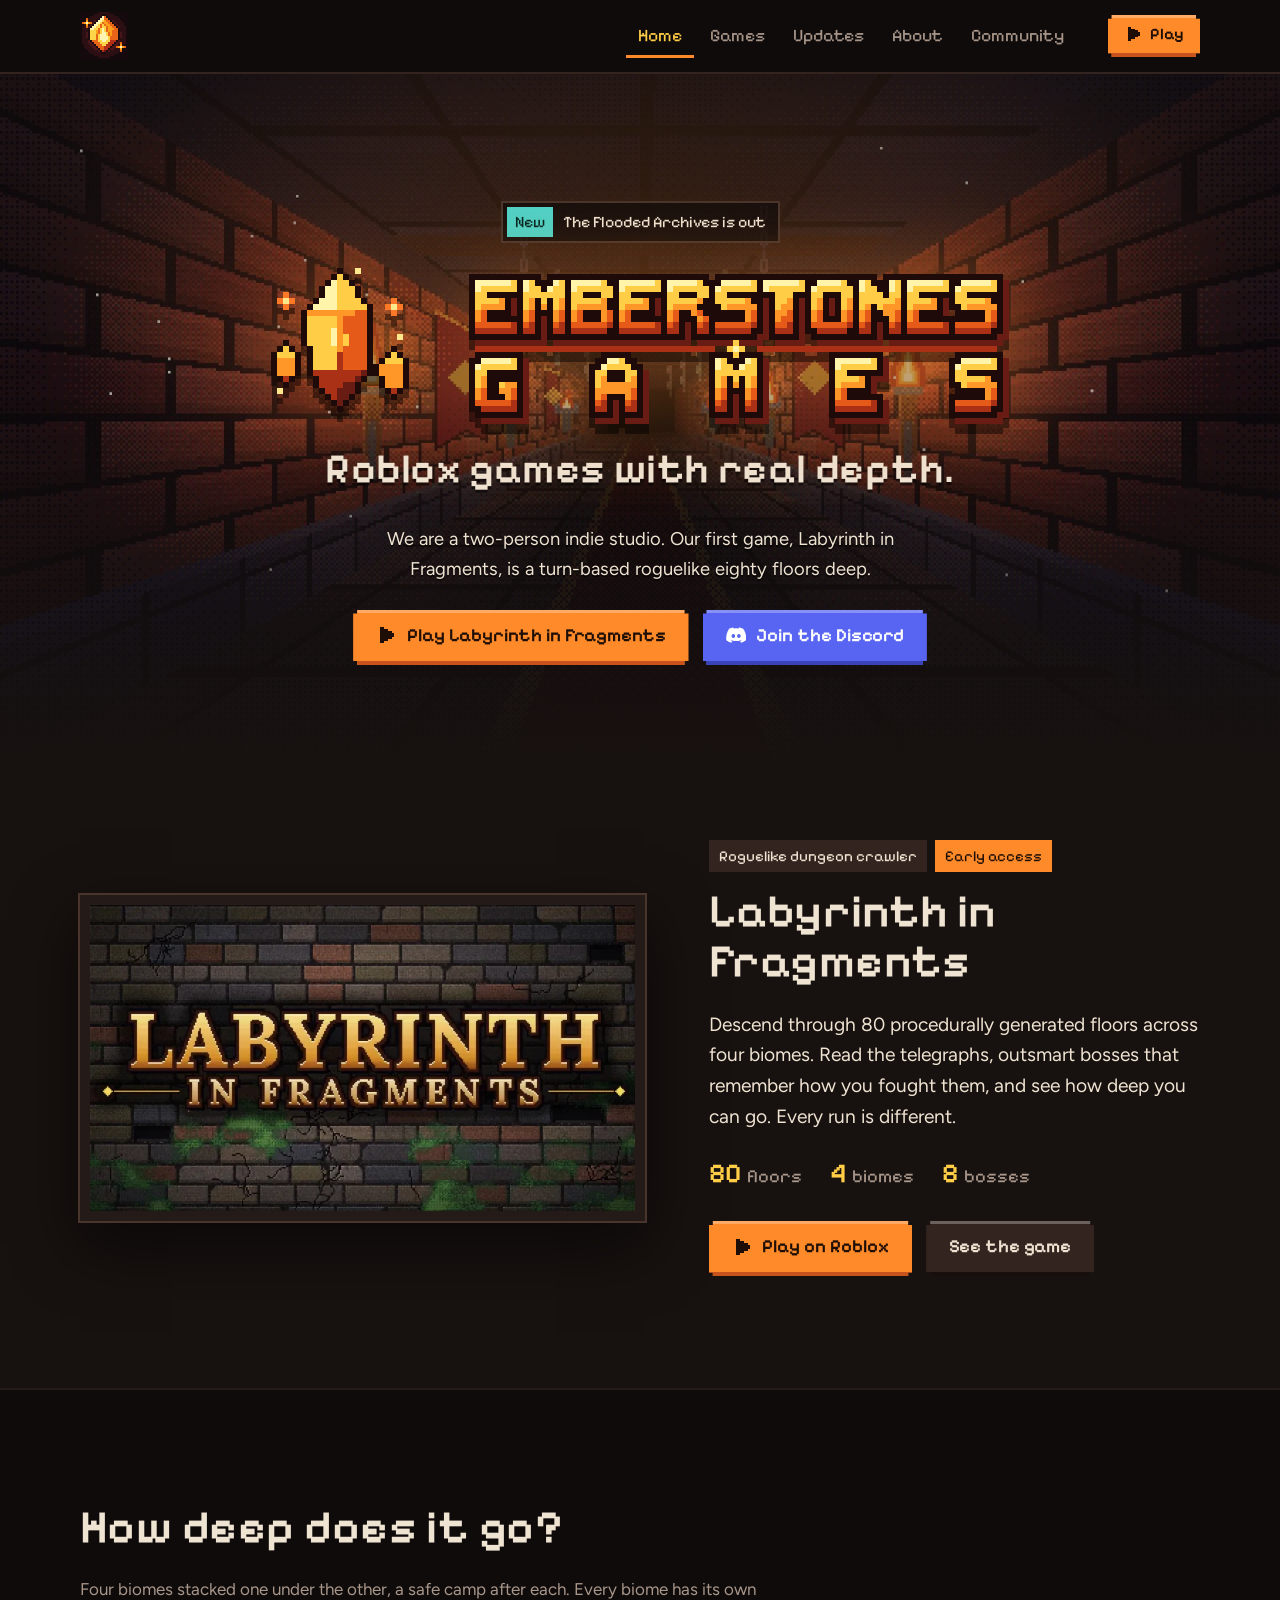
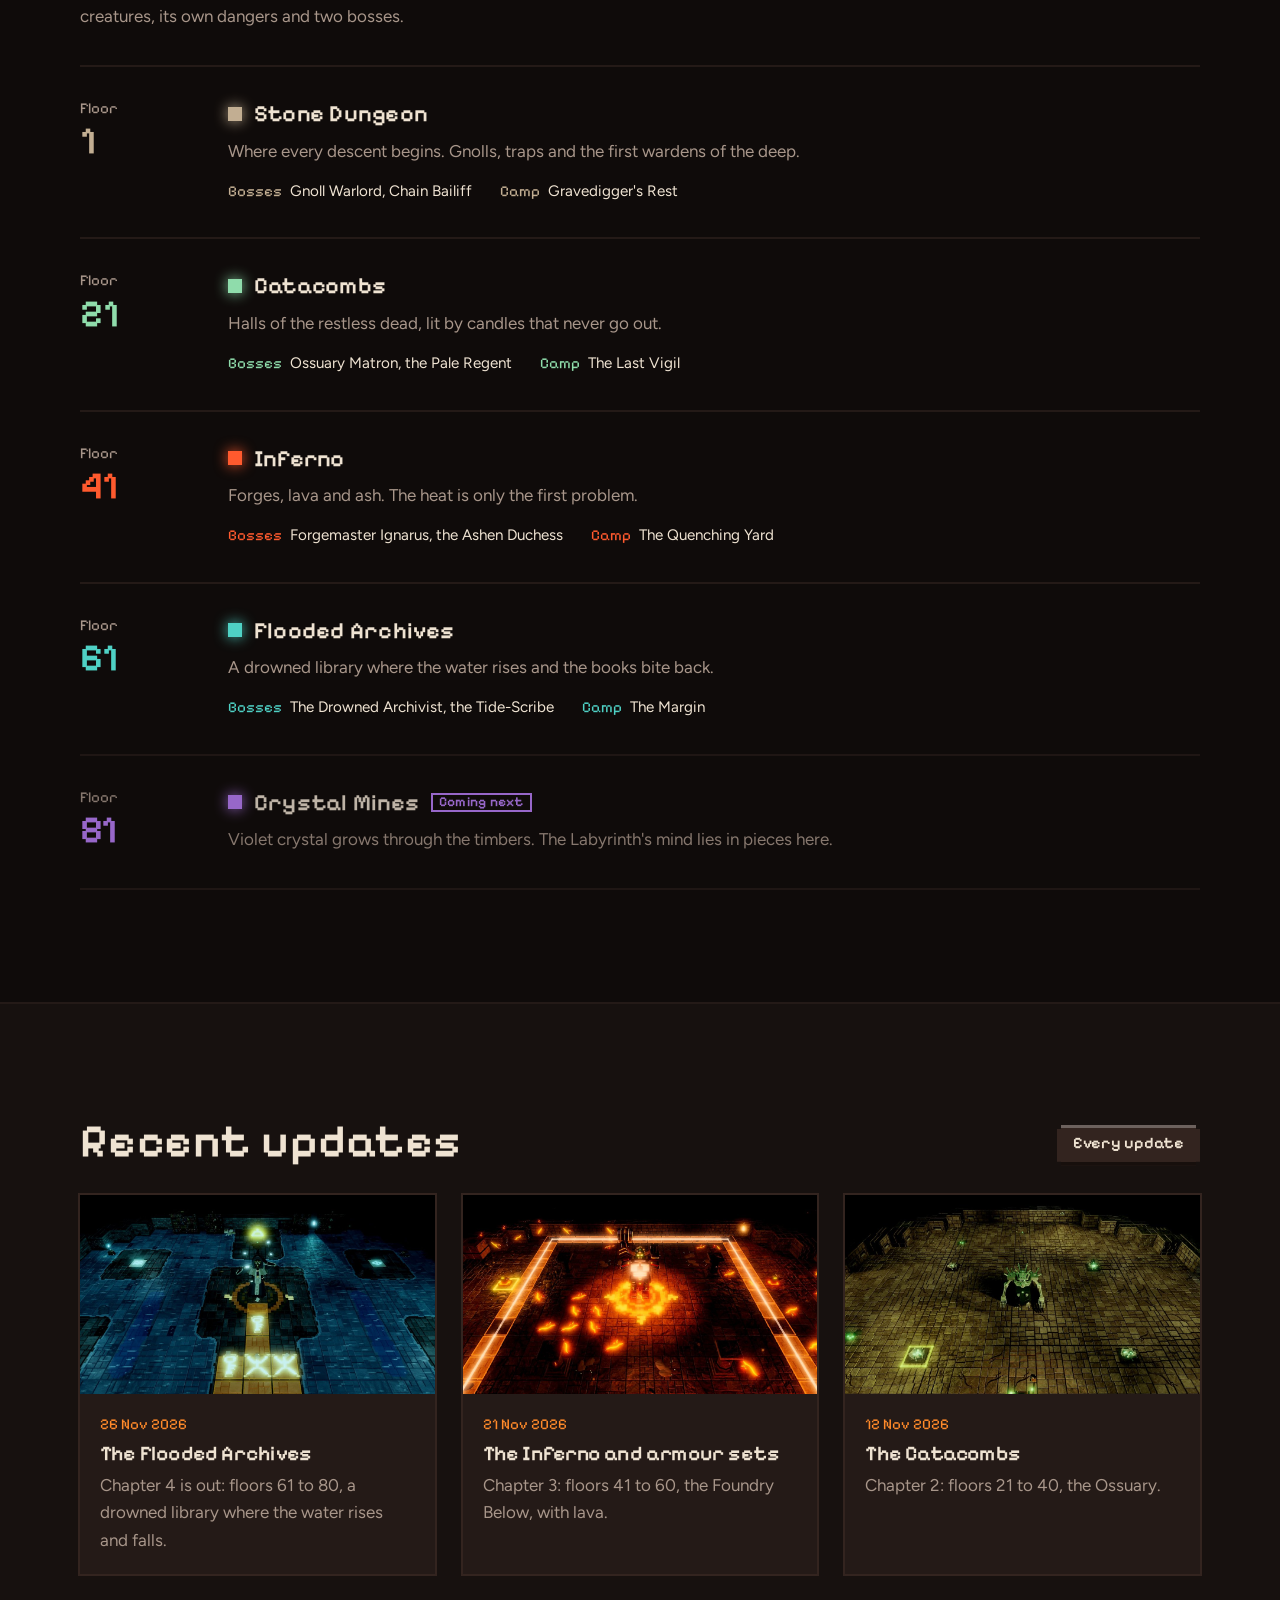
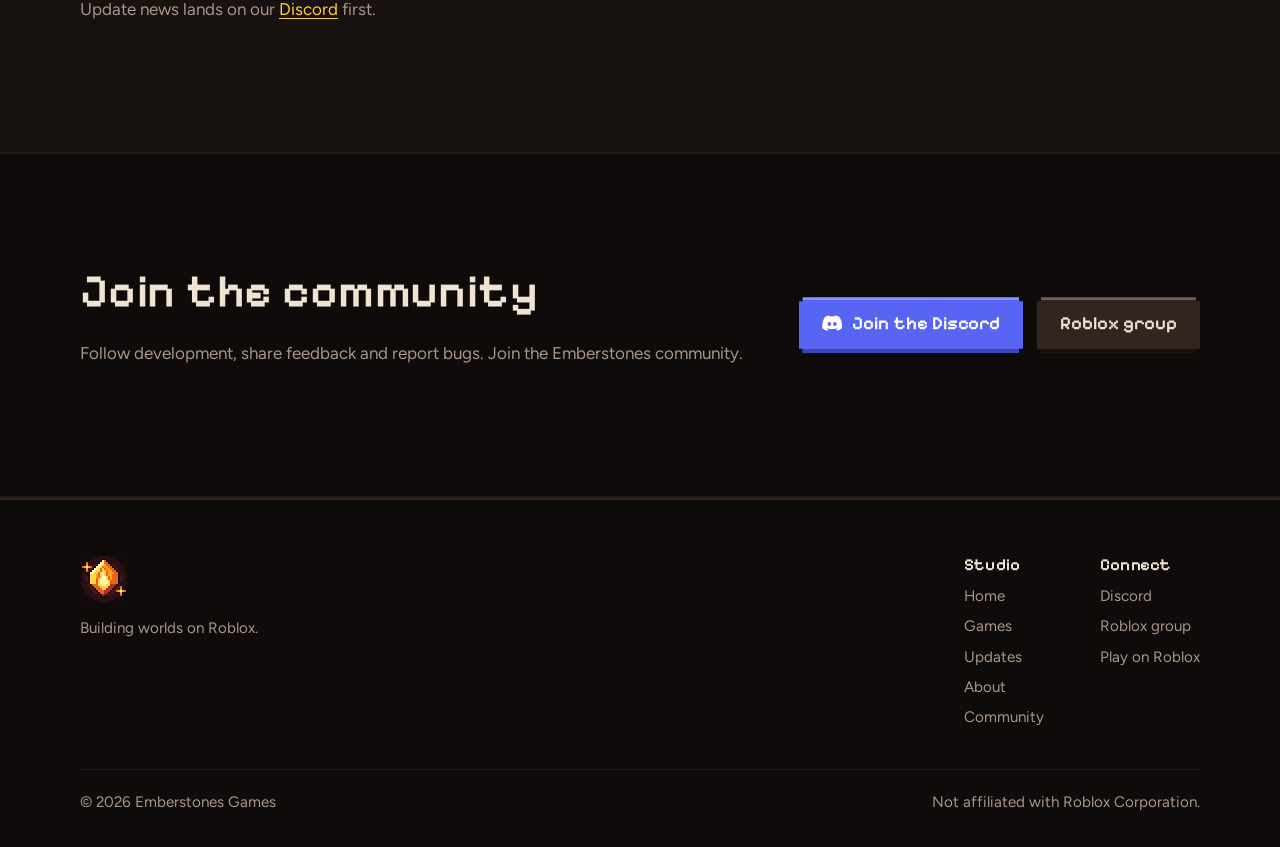
<file: index.html>
<!DOCTYPE html>
<html lang="en">
<head>
<meta charset="utf-8">
<meta name="viewport" content="width=device-width, initial-scale=1">
<title>Emberstones Games</title>
<meta name="description" content="Emberstones Games is a two-person indie studio making Roblox games with real depth. Our first: Labyrinth in Fragments, a turn-based roguelike.">
<link rel="canonical" href="https://emberstones.co/">
<meta property="og:type" content="website">
<meta property="og:site_name" content="Emberstones Games">
<meta property="og:title" content="Emberstones Games">
<meta property="og:description" content="Emberstones Games is a two-person indie studio making Roblox games with real depth. Our first: Labyrinth in Fragments, a turn-based roguelike.">
<meta property="og:url" content="https://emberstones.co/">
<meta property="og:image" content="https://emberstones.co/og-image.jpg">
<meta name="twitter:card" content="summary_large_image">
<meta name="theme-color" content="#17110f">
<link rel="icon" type="image/png" sizes="48x48" href="favicon-48.png">
<link rel="apple-touch-icon" href="apple-touch-icon.png">
<link rel="preconnect" href="https://fonts.googleapis.com">
<link rel="preconnect" href="https://fonts.gstatic.com" crossorigin>
<link href="https://fonts.googleapis.com/css2?family=Figtree:wght@400;500;600&family=Pixelify+Sans:wght@500;600&display=swap" rel="stylesheet">
<link rel="stylesheet" href="site.css?v=20261126c">
</head>
<body>
<a class="skip" href="#main">Skip to content</a>
<header class="site-header">
  <div class="wrap">
    <a class="brand" href="index.html" aria-label="Emberstones Games home"><img class="pixelated brand-icon" src="favicon-48.png" width="48" height="48" alt="Emberstones Games"></a>
    <button class="menu-btn" aria-expanded="false" aria-controls="site-nav" aria-label="Menu">
      <svg viewBox="0 0 10 10" fill="currentColor" shape-rendering="crispEdges" aria-hidden="true"><rect x="1" y="2" width="8" height="1"/><rect x="1" y="5" width="8" height="1"/><rect x="1" y="8" width="8" height="1"/></svg>
    </button>
    <nav class="nav" id="site-nav" aria-label="Main">
      <a href="index.html" aria-current="page">Home</a><a href="games.html">Games</a><a href="updates.html">Updates</a><a href="about.html">About</a><a href="community.html">Community</a>
      <a class="btn btn--small" href="https://www.roblox.com/games/132090683674469/Fragmented-Labyrinth" target="_blank" rel="noopener"><svg viewBox="0 0 10 10" aria-hidden="true" fill="currentColor" shape-rendering="crispEdges"><rect x="2" y="1" width="2" height="8"/><rect x="4" y="2" width="2" height="6"/><rect x="6" y="3" width="2" height="4"/><rect x="8" y="4" width="1" height="2"/></svg>Play</a>
    </nav>
    <a class="btn btn--small" href="https://www.roblox.com/games/132090683674469/Fragmented-Labyrinth" target="_blank" rel="noopener"><svg viewBox="0 0 10 10" aria-hidden="true" fill="currentColor" shape-rendering="crispEdges"><rect x="2" y="1" width="2" height="8"/><rect x="4" y="2" width="2" height="6"/><rect x="6" y="3" width="2" height="4"/><rect x="8" y="4" width="1" height="2"/></svg>Play</a>
  </div>
</header>
<main id="main">

<section class="hero-home">
  <div class="embers" aria-hidden="true"></div>
  <div class="wrap">
    <a class="news-pill" href="updates.html#the-flooded-archives"><span>New</span>The Flooded Archives is out</a>
    <img class="hero-logo pixelated" src="logo-mark.png" width="123" height="26" alt="Emberstones Games">
    <h1>Roblox games with real depth.</h1>
    <p class="hero-sub">We are a two-person indie studio. Our first game, Labyrinth in Fragments, is a turn-based roguelike eighty floors deep.</p>
    <div class="btn-row"><a class="btn" href="https://www.roblox.com/games/132090683674469/Fragmented-Labyrinth" target="_blank" rel="noopener"><svg viewBox="0 0 10 10" aria-hidden="true" fill="currentColor" shape-rendering="crispEdges"><rect x="2" y="1" width="2" height="8"/><rect x="4" y="2" width="2" height="6"/><rect x="6" y="3" width="2" height="4"/><rect x="8" y="4" width="1" height="2"/></svg>Play Labyrinth in Fragments</a><a class="btn btn--discord" href="https://discord.gg/G7n3w4WbNe" target="_blank" rel="noopener"><svg viewBox="0 0 24 24" aria-hidden="true" fill="currentColor"><path d="M20.3 4.4A19.6 19.6 0 0 0 15.5 3l-.6 1.2a18 18 0 0 0-5.8 0L8.5 3a19.5 19.5 0 0 0-4.8 1.4C.6 9 0 13.6.3 18.1a19.8 19.8 0 0 0 6 3l1.3-2a12.6 12.6 0 0 1-2-1l.5-.4a14 14 0 0 0 12 0l.5.4c-.6.4-1.3.7-2 1l1.3 2a19.7 19.7 0 0 0 6-3c.4-5.2-.7-9.8-3.6-13.7ZM8.7 15.4c-1.2 0-2.1-1.1-2.1-2.4s.9-2.4 2.1-2.4 2.2 1.1 2.1 2.4c0 1.3-.9 2.4-2.1 2.4Zm6.6 0c-1.2 0-2.1-1.1-2.1-2.4s.9-2.4 2.1-2.4 2.2 1.1 2.1 2.4c0 1.3-.9 2.4-2.1 2.4Z"/></svg>Join the Discord</a></div>
  </div>
</section>

<section class="section">
  <div class="wrap feature">
    <a class="frame" href="games.html"><img src="labyrinth-cover.webp" width="768" height="432" alt="Labyrinth in Fragments title art: gold pixel letters on a mossy brick wall"></a>
    <div>
      <div class="tags"><span class="tag">Roguelike dungeon crawler</span><span class="tag tag--ea">Early access</span></div>
      <h2>Labyrinth in Fragments</h2>
      <p class="lede">Descend through 80 procedurally generated floors across four biomes. Read the telegraphs, outsmart bosses that remember how you fought them, and see how deep you can go. Every run is different.</p>
      <ul class="facts"><li><b>80</b>floors</li><li><b>4</b>biomes</li><li><b>8</b>bosses</li></ul>
      <div class="btn-row"><a class="btn" href="https://www.roblox.com/games/132090683674469/Fragmented-Labyrinth" target="_blank" rel="noopener"><svg viewBox="0 0 10 10" aria-hidden="true" fill="currentColor" shape-rendering="crispEdges"><rect x="2" y="1" width="2" height="8"/><rect x="4" y="2" width="2" height="6"/><rect x="6" y="3" width="2" height="4"/><rect x="8" y="4" width="1" height="2"/></svg>Play on Roblox</a><a class="btn btn--ghost" href="games.html">See the game</a></div>
    </div>
  </div>
</section>

<section class="section band">
  <div class="wrap">
    <h2>How deep does it go?</h2>
    <p class="muted">Four biomes stacked one under the other, a safe camp after each. Every biome has its own creatures, its own dangers and two bosses.</p>
    <div class="descent"><ol><li class="biome" data-biome="stone">
        <div class="depth"><small>Floor</small><span>1</span></div>
        <div><h3>Stone Dungeon</h3><p><span class="sr">Floors 1 to 20. </span>Where every descent begins. Gnolls, traps and the first wardens of the deep.</p>
          <dl class="biome-meta"><div><dt>Bosses</dt><dd>Gnoll Warlord, Chain Bailiff</dd></div><div><dt>Camp</dt><dd>Gravedigger's Rest</dd></div></dl></div>
      </li><li class="biome" data-biome="catacombs">
        <div class="depth"><small>Floor</small><span>21</span></div>
        <div><h3>Catacombs</h3><p><span class="sr">Floors 21 to 40. </span>Halls of the restless dead, lit by candles that never go out.</p>
          <dl class="biome-meta"><div><dt>Bosses</dt><dd>Ossuary Matron, the Pale Regent</dd></div><div><dt>Camp</dt><dd>The Last Vigil</dd></div></dl></div>
      </li><li class="biome" data-biome="inferno">
        <div class="depth"><small>Floor</small><span>41</span></div>
        <div><h3>Inferno</h3><p><span class="sr">Floors 41 to 60. </span>Forges, lava and ash. The heat is only the first problem.</p>
          <dl class="biome-meta"><div><dt>Bosses</dt><dd>Forgemaster Ignarus, the Ashen Duchess</dd></div><div><dt>Camp</dt><dd>The Quenching Yard</dd></div></dl></div>
      </li><li class="biome" data-biome="archives">
        <div class="depth"><small>Floor</small><span>61</span></div>
        <div><h3>Flooded Archives</h3><p><span class="sr">Floors 61 to 80. </span>A drowned library where the water rises and the books bite back.</p>
          <dl class="biome-meta"><div><dt>Bosses</dt><dd>The Drowned Archivist, the Tide-Scribe</dd></div><div><dt>Camp</dt><dd>The Margin</dd></div></dl></div>
      </li><li class="biome biome--next" data-biome="mines">
        <div class="depth"><small>Floor</small><span>81</span></div>
        <div><h3>Crystal Mines <span class="soon">Coming next</span></h3><p><span class="sr">Floors 81 to 100. </span>Violet crystal grows through the timbers. The Labyrinth's mind lies in pieces here.</p></div>
      </li></ol></div>
  </div>
</section>

<section class="section">
  <div class="wrap">
    <div class="section-head"><h2>Recent updates</h2><a class="btn btn--ghost btn--small" href="updates.html">Every update</a></div>
    <div class="updates"><a class="update" href="updates.html#the-flooded-archives"><img src="shot-archives.jpg" width="1200" height="675" loading="lazy" alt=""><div class="update-body"><time>26 Nov 2026</time><h3>The Flooded Archives</h3><p>Chapter 4 is out: floors 61 to 80, a drowned library where the water rises and falls.</p></div></a><a class="update" href="updates.html#the-inferno-and-armour-sets"><img src="shot-inferno.jpg" width="1200" height="675" loading="lazy" alt=""><div class="update-body"><time>21 Nov 2026</time><h3>The Inferno and armour sets</h3><p>Chapter 3: floors 41 to 60, the Foundry Below, with lava.</p></div></a><a class="update" href="updates.html#the-catacombs"><img src="shot-catacombs.jpg" width="1200" height="675" loading="lazy" alt=""><div class="update-body"><time>12 Nov 2026</time><h3>The Catacombs</h3><p>Chapter 2: floors 21 to 40, the Ossuary.</p></div></a></div>
    <p class="muted more">Update news lands on our <a href="https://discord.gg/G7n3w4WbNe" target="_blank" rel="noopener">Discord</a> first.</p>
  </div>
</section>

<section class="section band">
  <div class="wrap join">
    <div>
      <h2>Join the community</h2>
      <p class="muted">Follow development, share feedback and report bugs. Join the Emberstones community.</p>
    </div>
    <div class="btn-row"><a class="btn btn--discord" href="https://discord.gg/G7n3w4WbNe" target="_blank" rel="noopener"><svg viewBox="0 0 24 24" aria-hidden="true" fill="currentColor"><path d="M20.3 4.4A19.6 19.6 0 0 0 15.5 3l-.6 1.2a18 18 0 0 0-5.8 0L8.5 3a19.5 19.5 0 0 0-4.8 1.4C.6 9 0 13.6.3 18.1a19.8 19.8 0 0 0 6 3l1.3-2a12.6 12.6 0 0 1-2-1l.5-.4a14 14 0 0 0 12 0l.5.4c-.6.4-1.3.7-2 1l1.3 2a19.7 19.7 0 0 0 6-3c.4-5.2-.7-9.8-3.6-13.7ZM8.7 15.4c-1.2 0-2.1-1.1-2.1-2.4s.9-2.4 2.1-2.4 2.2 1.1 2.1 2.4c0 1.3-.9 2.4-2.1 2.4Zm6.6 0c-1.2 0-2.1-1.1-2.1-2.4s.9-2.4 2.1-2.4 2.2 1.1 2.1 2.4c0 1.3-.9 2.4-2.1 2.4Z"/></svg>Join the Discord</a><a class="btn btn--ghost" href="https://www.roblox.com/share/g/493896224" target="_blank" rel="noopener">Roblox group</a></div>
  </div>
</section>

</main>
<footer class="site-footer">
  <div class="wrap">
    <div class="footer-top">
      <div>
        <img class="pixelated footer-icon" src="favicon-48.png" width="48" height="48" alt="Emberstones Games">
        <p>Building worlds on Roblox.</p>
      </div>
      <div class="footer-cols">
        <div>
          <h2>Studio</h2>
          <ul><li><a href="index.html">Home</a></li><li><a href="games.html">Games</a></li><li><a href="updates.html">Updates</a></li><li><a href="about.html">About</a></li><li><a href="community.html">Community</a></li></ul>
        </div>
        <div>
          <h2>Connect</h2>
          <ul><li><a href="https://discord.gg/G7n3w4WbNe" target="_blank" rel="noopener">Discord</a></li><li><a href="https://www.roblox.com/share/g/493896224" target="_blank" rel="noopener">Roblox group</a></li><li><a href="https://www.roblox.com/games/132090683674469/Fragmented-Labyrinth" target="_blank" rel="noopener">Play on Roblox</a></li></ul>
        </div>
      </div>
    </div>
    <div class="footer-bottom">
      <span>&copy; 2026 Emberstones Games</span>
      <span>Not affiliated with Roblox Corporation.</span>
    </div>
  </div>
</footer>
<script src="site.js?v=20261126c" defer></script>
</body>
</html>
</file>
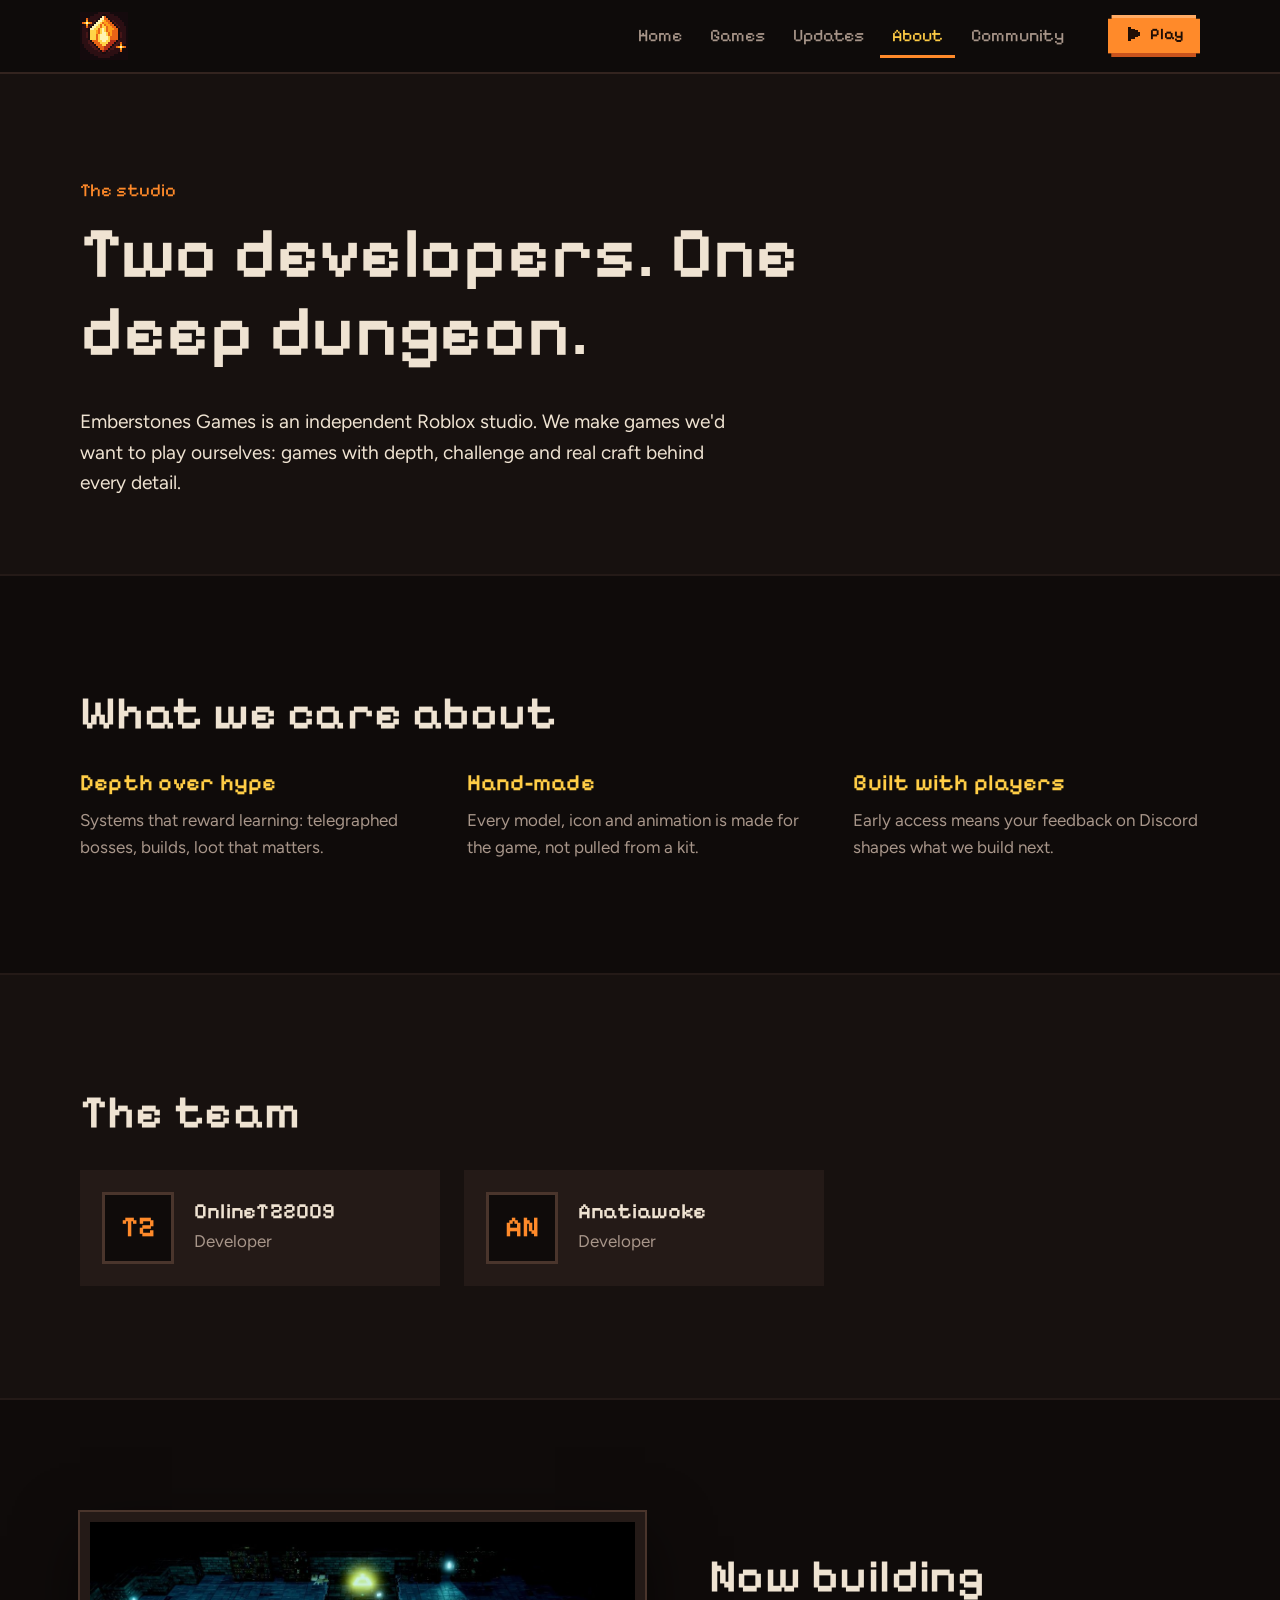
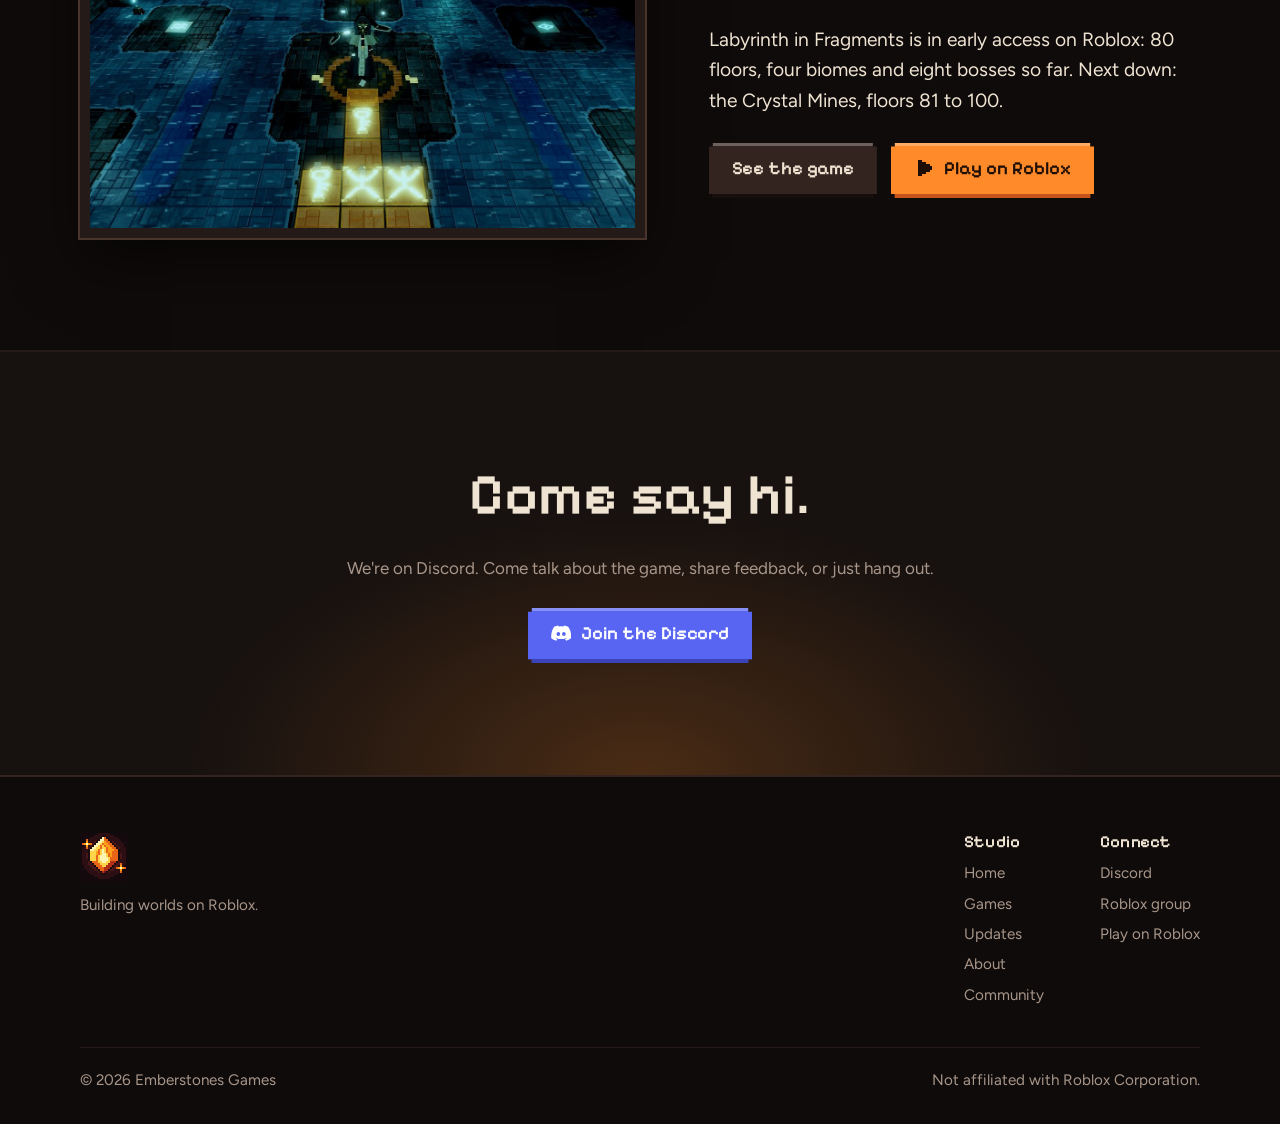
<file: about.html>
<!DOCTYPE html>
<html lang="en">
<head>
<meta charset="utf-8">
<meta name="viewport" content="width=device-width, initial-scale=1">
<title>About | Emberstones Games</title>
<meta name="description" content="Emberstones Games is an independent Roblox studio of two developers, OnlineTZ2009 and Anatiawoke, making games with depth and real craft.">
<link rel="canonical" href="https://emberstones.co/about.html">
<meta property="og:type" content="website">
<meta property="og:site_name" content="Emberstones Games">
<meta property="og:title" content="About | Emberstones Games">
<meta property="og:description" content="Emberstones Games is an independent Roblox studio of two developers, OnlineTZ2009 and Anatiawoke, making games with depth and real craft.">
<meta property="og:url" content="https://emberstones.co/about.html">
<meta property="og:image" content="https://emberstones.co/og-image.jpg">
<meta name="twitter:card" content="summary_large_image">
<meta name="theme-color" content="#17110f">
<link rel="icon" type="image/png" sizes="48x48" href="favicon-48.png">
<link rel="apple-touch-icon" href="apple-touch-icon.png">
<link rel="preconnect" href="https://fonts.googleapis.com">
<link rel="preconnect" href="https://fonts.gstatic.com" crossorigin>
<link href="https://fonts.googleapis.com/css2?family=Figtree:wght@400;500;600&family=Pixelify+Sans:wght@500;600&display=swap" rel="stylesheet">
<link rel="stylesheet" href="site.css?v=20261126c">
</head>
<body>
<a class="skip" href="#main">Skip to content</a>
<header class="site-header">
  <div class="wrap">
    <a class="brand" href="index.html" aria-label="Emberstones Games home"><img class="pixelated brand-icon" src="favicon-48.png" width="48" height="48" alt="Emberstones Games"></a>
    <button class="menu-btn" aria-expanded="false" aria-controls="site-nav" aria-label="Menu">
      <svg viewBox="0 0 10 10" fill="currentColor" shape-rendering="crispEdges" aria-hidden="true"><rect x="1" y="2" width="8" height="1"/><rect x="1" y="5" width="8" height="1"/><rect x="1" y="8" width="8" height="1"/></svg>
    </button>
    <nav class="nav" id="site-nav" aria-label="Main">
      <a href="index.html">Home</a><a href="games.html">Games</a><a href="updates.html">Updates</a><a href="about.html" aria-current="page">About</a><a href="community.html">Community</a>
      <a class="btn btn--small" href="https://www.roblox.com/games/132090683674469/Fragmented-Labyrinth" target="_blank" rel="noopener"><svg viewBox="0 0 10 10" aria-hidden="true" fill="currentColor" shape-rendering="crispEdges"><rect x="2" y="1" width="2" height="8"/><rect x="4" y="2" width="2" height="6"/><rect x="6" y="3" width="2" height="4"/><rect x="8" y="4" width="1" height="2"/></svg>Play</a>
    </nav>
    <a class="btn btn--small" href="https://www.roblox.com/games/132090683674469/Fragmented-Labyrinth" target="_blank" rel="noopener"><svg viewBox="0 0 10 10" aria-hidden="true" fill="currentColor" shape-rendering="crispEdges"><rect x="2" y="1" width="2" height="8"/><rect x="4" y="2" width="2" height="6"/><rect x="6" y="3" width="2" height="4"/><rect x="8" y="4" width="1" height="2"/></svg>Play</a>
  </div>
</header>
<main id="main">

<section class="page-hero">
  <div class="wrap">
    <p class="kicker">The studio</p>
    <h1>Two developers. One deep dungeon.</h1>
    <p class="lede">Emberstones Games is an independent Roblox studio. We make games we'd want to play ourselves: games with depth, challenge and real craft behind every detail.</p>
  </div>
</section>

<section class="section band">
  <div class="wrap">
    <h2>What we care about</h2>
    <div class="values">
      <div><h3>Depth over hype</h3><p>Systems that reward learning: telegraphed bosses, builds, loot that matters.</p></div>
      <div><h3>Hand-made</h3><p>Every model, icon and animation is made for the game, not pulled from a kit.</p></div>
      <div><h3>Built with players</h3><p>Early access means your feedback on Discord shapes what we build next.</p></div>
    </div>
  </div>
</section>

<section class="section">
  <div class="wrap">
    <h2>The team</h2>
    <div class="team">
      <div class="member"><div class="monogram" aria-hidden="true">TZ</div><div><h3>OnlineTZ2009</h3><p>Developer</p></div></div>
      <div class="member"><div class="monogram" aria-hidden="true">AN</div><div><h3>Anatiawoke</h3><p>Developer</p></div></div>
    </div>
  </div>
</section>

<section class="section band">
  <div class="wrap feature">
    <a class="frame" href="games.html"><img src="shot-archives.jpg" width="1200" height="675" loading="lazy" alt="The Drowned Archivist's boss hall in the Flooded Archives"></a>
    <div>
      <h2>Now building</h2>
      <p class="lede">Labyrinth in Fragments is in early access on Roblox: 80 floors, four biomes and eight bosses so far. Next down: the Crystal Mines, floors 81 to 100.</p>
      <div class="btn-row"><a class="btn btn--ghost" href="games.html">See the game</a><a class="btn" href="https://www.roblox.com/games/132090683674469/Fragmented-Labyrinth" target="_blank" rel="noopener"><svg viewBox="0 0 10 10" aria-hidden="true" fill="currentColor" shape-rendering="crispEdges"><rect x="2" y="1" width="2" height="8"/><rect x="4" y="2" width="2" height="6"/><rect x="6" y="3" width="2" height="4"/><rect x="8" y="4" width="1" height="2"/></svg>Play on Roblox</a></div>
    </div>
  </div>
</section>

<section class="section closer">
  <div class="wrap">
    <h2>Come say hi.</h2>
    <p class="muted" style="margin-inline:auto">We're on Discord. Come talk about the game, share feedback, or just hang out.</p>
    <div class="btn-row"><a class="btn btn--discord" href="https://discord.gg/G7n3w4WbNe" target="_blank" rel="noopener"><svg viewBox="0 0 24 24" aria-hidden="true" fill="currentColor"><path d="M20.3 4.4A19.6 19.6 0 0 0 15.5 3l-.6 1.2a18 18 0 0 0-5.8 0L8.5 3a19.5 19.5 0 0 0-4.8 1.4C.6 9 0 13.6.3 18.1a19.8 19.8 0 0 0 6 3l1.3-2a12.6 12.6 0 0 1-2-1l.5-.4a14 14 0 0 0 12 0l.5.4c-.6.4-1.3.7-2 1l1.3 2a19.7 19.7 0 0 0 6-3c.4-5.2-.7-9.8-3.6-13.7ZM8.7 15.4c-1.2 0-2.1-1.1-2.1-2.4s.9-2.4 2.1-2.4 2.2 1.1 2.1 2.4c0 1.3-.9 2.4-2.1 2.4Zm6.6 0c-1.2 0-2.1-1.1-2.1-2.4s.9-2.4 2.1-2.4 2.2 1.1 2.1 2.4c0 1.3-.9 2.4-2.1 2.4Z"/></svg>Join the Discord</a></div>
  </div>
</section>

</main>
<footer class="site-footer">
  <div class="wrap">
    <div class="footer-top">
      <div>
        <img class="pixelated footer-icon" src="favicon-48.png" width="48" height="48" alt="Emberstones Games">
        <p>Building worlds on Roblox.</p>
      </div>
      <div class="footer-cols">
        <div>
          <h2>Studio</h2>
          <ul><li><a href="index.html">Home</a></li><li><a href="games.html">Games</a></li><li><a href="updates.html">Updates</a></li><li><a href="about.html">About</a></li><li><a href="community.html">Community</a></li></ul>
        </div>
        <div>
          <h2>Connect</h2>
          <ul><li><a href="https://discord.gg/G7n3w4WbNe" target="_blank" rel="noopener">Discord</a></li><li><a href="https://www.roblox.com/share/g/493896224" target="_blank" rel="noopener">Roblox group</a></li><li><a href="https://www.roblox.com/games/132090683674469/Fragmented-Labyrinth" target="_blank" rel="noopener">Play on Roblox</a></li></ul>
        </div>
      </div>
    </div>
    <div class="footer-bottom">
      <span>&copy; 2026 Emberstones Games</span>
      <span>Not affiliated with Roblox Corporation.</span>
    </div>
  </div>
</footer>
<script src="site.js?v=20261126c" defer></script>
</body>
</html>
</file>
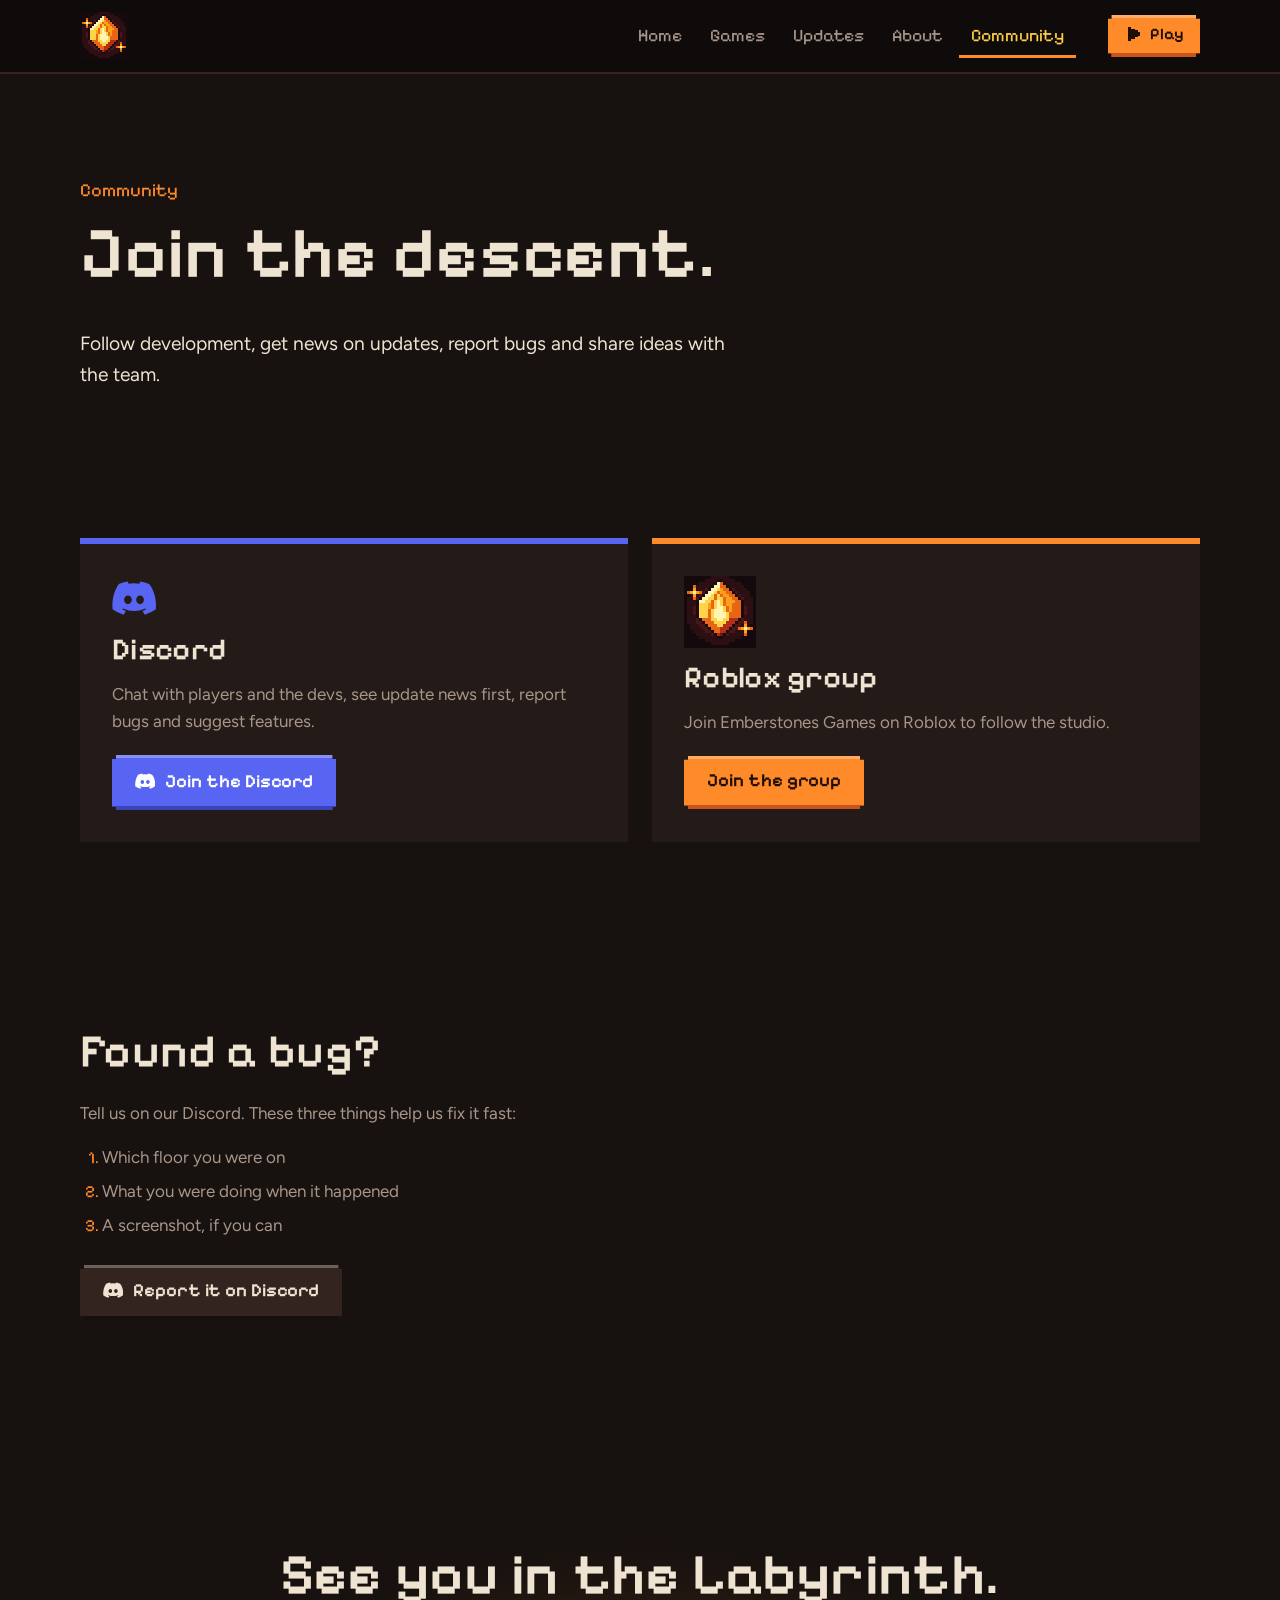
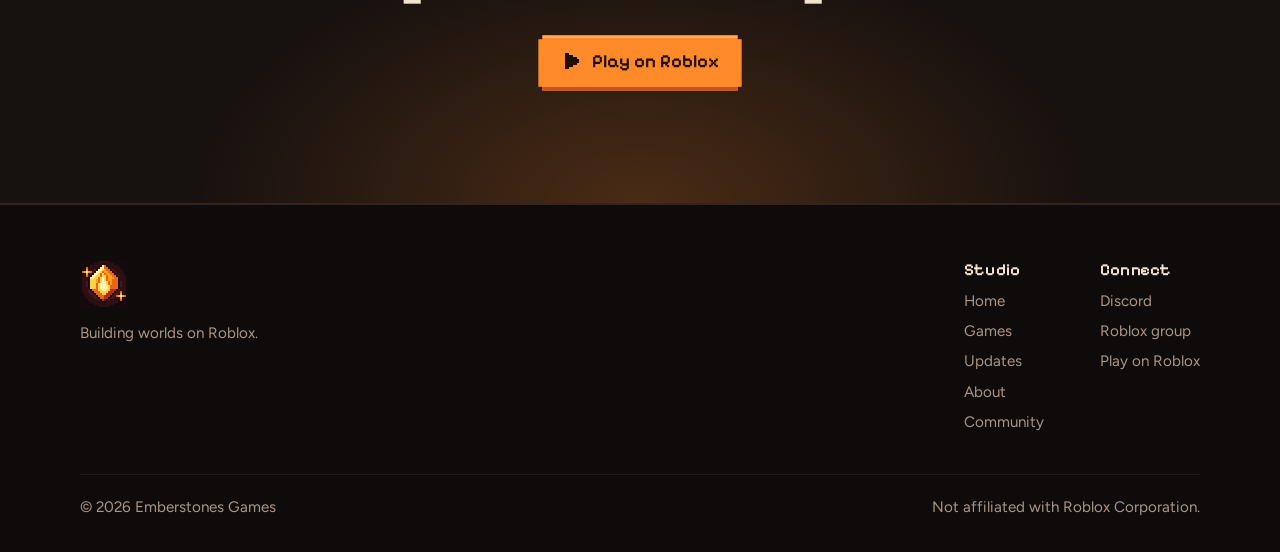
<file: community.html>
<!DOCTYPE html>
<html lang="en">
<head>
<meta charset="utf-8">
<meta name="viewport" content="width=device-width, initial-scale=1">
<title>Community | Emberstones Games</title>
<meta name="description" content="Join the Emberstones Games Discord and Roblox group: follow development, get update news, report bugs and share ideas with the team.">
<link rel="canonical" href="https://emberstones.co/community.html">
<meta property="og:type" content="website">
<meta property="og:site_name" content="Emberstones Games">
<meta property="og:title" content="Community | Emberstones Games">
<meta property="og:description" content="Join the Emberstones Games Discord and Roblox group: follow development, get update news, report bugs and share ideas with the team.">
<meta property="og:url" content="https://emberstones.co/community.html">
<meta property="og:image" content="https://emberstones.co/og-image.jpg">
<meta name="twitter:card" content="summary_large_image">
<meta name="theme-color" content="#17110f">
<link rel="icon" type="image/png" sizes="48x48" href="favicon-48.png">
<link rel="apple-touch-icon" href="apple-touch-icon.png">
<link rel="preconnect" href="https://fonts.googleapis.com">
<link rel="preconnect" href="https://fonts.gstatic.com" crossorigin>
<link href="https://fonts.googleapis.com/css2?family=Figtree:wght@400;500;600&family=Pixelify+Sans:wght@500;600&display=swap" rel="stylesheet">
<link rel="stylesheet" href="site.css?v=20261126c">
</head>
<body>
<a class="skip" href="#main">Skip to content</a>
<header class="site-header">
  <div class="wrap">
    <a class="brand" href="index.html" aria-label="Emberstones Games home"><img class="pixelated brand-icon" src="favicon-48.png" width="48" height="48" alt="Emberstones Games"></a>
    <button class="menu-btn" aria-expanded="false" aria-controls="site-nav" aria-label="Menu">
      <svg viewBox="0 0 10 10" fill="currentColor" shape-rendering="crispEdges" aria-hidden="true"><rect x="1" y="2" width="8" height="1"/><rect x="1" y="5" width="8" height="1"/><rect x="1" y="8" width="8" height="1"/></svg>
    </button>
    <nav class="nav" id="site-nav" aria-label="Main">
      <a href="index.html">Home</a><a href="games.html">Games</a><a href="updates.html">Updates</a><a href="about.html">About</a><a href="community.html" aria-current="page">Community</a>
      <a class="btn btn--small" href="https://www.roblox.com/games/132090683674469/Fragmented-Labyrinth" target="_blank" rel="noopener"><svg viewBox="0 0 10 10" aria-hidden="true" fill="currentColor" shape-rendering="crispEdges"><rect x="2" y="1" width="2" height="8"/><rect x="4" y="2" width="2" height="6"/><rect x="6" y="3" width="2" height="4"/><rect x="8" y="4" width="1" height="2"/></svg>Play</a>
    </nav>
    <a class="btn btn--small" href="https://www.roblox.com/games/132090683674469/Fragmented-Labyrinth" target="_blank" rel="noopener"><svg viewBox="0 0 10 10" aria-hidden="true" fill="currentColor" shape-rendering="crispEdges"><rect x="2" y="1" width="2" height="8"/><rect x="4" y="2" width="2" height="6"/><rect x="6" y="3" width="2" height="4"/><rect x="8" y="4" width="1" height="2"/></svg>Play</a>
  </div>
</header>
<main id="main">

<section class="page-hero">
  <div class="wrap">
    <p class="kicker">Community</p>
    <h1>Join the descent.</h1>
    <p class="lede">Follow development, get news on updates, report bugs and share ideas with the team.</p>
  </div>
</section>

<section class="section--tight">
  <div class="wrap channels">
    <div class="channel channel--discord">
      <svg class="mark" viewBox="0 0 24 24" fill="currentColor" aria-hidden="true"><path d="M20.3 4.4A19.6 19.6 0 0 0 15.5 3l-.6 1.2a18 18 0 0 0-5.8 0L8.5 3a19.5 19.5 0 0 0-4.8 1.4C.6 9 0 13.6.3 18.1a19.8 19.8 0 0 0 6 3l1.3-2a12.6 12.6 0 0 1-2-1l.5-.4a14 14 0 0 0 12 0l.5.4c-.6.4-1.3.7-2 1l1.3 2a19.7 19.7 0 0 0 6-3c.4-5.2-.7-9.8-3.6-13.7ZM8.7 15.4c-1.2 0-2.1-1.1-2.1-2.4s.9-2.4 2.1-2.4 2.2 1.1 2.1 2.4c0 1.3-.9 2.4-2.1 2.4Zm6.6 0c-1.2 0-2.1-1.1-2.1-2.4s.9-2.4 2.1-2.4 2.2 1.1 2.1 2.4c0 1.3-.9 2.4-2.1 2.4Z"/></svg>
      <h2>Discord</h2>
      <p>Chat with players and the devs, see update news first, report bugs and suggest features.</p>
      <a class="btn btn--discord" href="https://discord.gg/G7n3w4WbNe" target="_blank" rel="noopener"><svg viewBox="0 0 24 24" aria-hidden="true" fill="currentColor"><path d="M20.3 4.4A19.6 19.6 0 0 0 15.5 3l-.6 1.2a18 18 0 0 0-5.8 0L8.5 3a19.5 19.5 0 0 0-4.8 1.4C.6 9 0 13.6.3 18.1a19.8 19.8 0 0 0 6 3l1.3-2a12.6 12.6 0 0 1-2-1l.5-.4a14 14 0 0 0 12 0l.5.4c-.6.4-1.3.7-2 1l1.3 2a19.7 19.7 0 0 0 6-3c.4-5.2-.7-9.8-3.6-13.7ZM8.7 15.4c-1.2 0-2.1-1.1-2.1-2.4s.9-2.4 2.1-2.4 2.2 1.1 2.1 2.4c0 1.3-.9 2.4-2.1 2.4Zm6.6 0c-1.2 0-2.1-1.1-2.1-2.4s.9-2.4 2.1-2.4 2.2 1.1 2.1 2.4c0 1.3-.9 2.4-2.1 2.4Z"/></svg>Join the Discord</a>
    </div>
    <div class="channel">
      <img class="pixelated" src="group-icon.png" width="72" height="72" alt="">
      <h2>Roblox group</h2>
      <p>Join Emberstones Games on Roblox to follow the studio.</p>
      <a class="btn" href="https://www.roblox.com/share/g/493896224" target="_blank" rel="noopener">Join the group</a>
    </div>
  </div>
</section>

<section class="section">
  <div class="wrap">
    <h2>Found a bug?</h2>
    <p class="muted">Tell us on our Discord. These three things help us fix it fast:</p>
    <ol class="steps">
      <li>Which floor you were on</li>
      <li>What you were doing when it happened</li>
      <li>A screenshot, if you can</li>
    </ol>
    <div class="btn-row"><a class="btn btn--ghost" href="https://discord.gg/G7n3w4WbNe" target="_blank" rel="noopener"><svg viewBox="0 0 24 24" aria-hidden="true" fill="currentColor"><path d="M20.3 4.4A19.6 19.6 0 0 0 15.5 3l-.6 1.2a18 18 0 0 0-5.8 0L8.5 3a19.5 19.5 0 0 0-4.8 1.4C.6 9 0 13.6.3 18.1a19.8 19.8 0 0 0 6 3l1.3-2a12.6 12.6 0 0 1-2-1l.5-.4a14 14 0 0 0 12 0l.5.4c-.6.4-1.3.7-2 1l1.3 2a19.7 19.7 0 0 0 6-3c.4-5.2-.7-9.8-3.6-13.7ZM8.7 15.4c-1.2 0-2.1-1.1-2.1-2.4s.9-2.4 2.1-2.4 2.2 1.1 2.1 2.4c0 1.3-.9 2.4-2.1 2.4Zm6.6 0c-1.2 0-2.1-1.1-2.1-2.4s.9-2.4 2.1-2.4 2.2 1.1 2.1 2.4c0 1.3-.9 2.4-2.1 2.4Z"/></svg>Report it on Discord</a></div>
  </div>
</section>

<section class="section closer">
  <div class="wrap">
    <h2>See you in the Labyrinth.</h2>
    <div class="btn-row"><a class="btn" href="https://www.roblox.com/games/132090683674469/Fragmented-Labyrinth" target="_blank" rel="noopener"><svg viewBox="0 0 10 10" aria-hidden="true" fill="currentColor" shape-rendering="crispEdges"><rect x="2" y="1" width="2" height="8"/><rect x="4" y="2" width="2" height="6"/><rect x="6" y="3" width="2" height="4"/><rect x="8" y="4" width="1" height="2"/></svg>Play on Roblox</a></div>
  </div>
</section>

</main>
<footer class="site-footer">
  <div class="wrap">
    <div class="footer-top">
      <div>
        <img class="pixelated footer-icon" src="favicon-48.png" width="48" height="48" alt="Emberstones Games">
        <p>Building worlds on Roblox.</p>
      </div>
      <div class="footer-cols">
        <div>
          <h2>Studio</h2>
          <ul><li><a href="index.html">Home</a></li><li><a href="games.html">Games</a></li><li><a href="updates.html">Updates</a></li><li><a href="about.html">About</a></li><li><a href="community.html">Community</a></li></ul>
        </div>
        <div>
          <h2>Connect</h2>
          <ul><li><a href="https://discord.gg/G7n3w4WbNe" target="_blank" rel="noopener">Discord</a></li><li><a href="https://www.roblox.com/share/g/493896224" target="_blank" rel="noopener">Roblox group</a></li><li><a href="https://www.roblox.com/games/132090683674469/Fragmented-Labyrinth" target="_blank" rel="noopener">Play on Roblox</a></li></ul>
        </div>
      </div>
    </div>
    <div class="footer-bottom">
      <span>&copy; 2026 Emberstones Games</span>
      <span>Not affiliated with Roblox Corporation.</span>
    </div>
  </div>
</footer>
<script src="site.js?v=20261126c" defer></script>
</body>
</html>
</file>
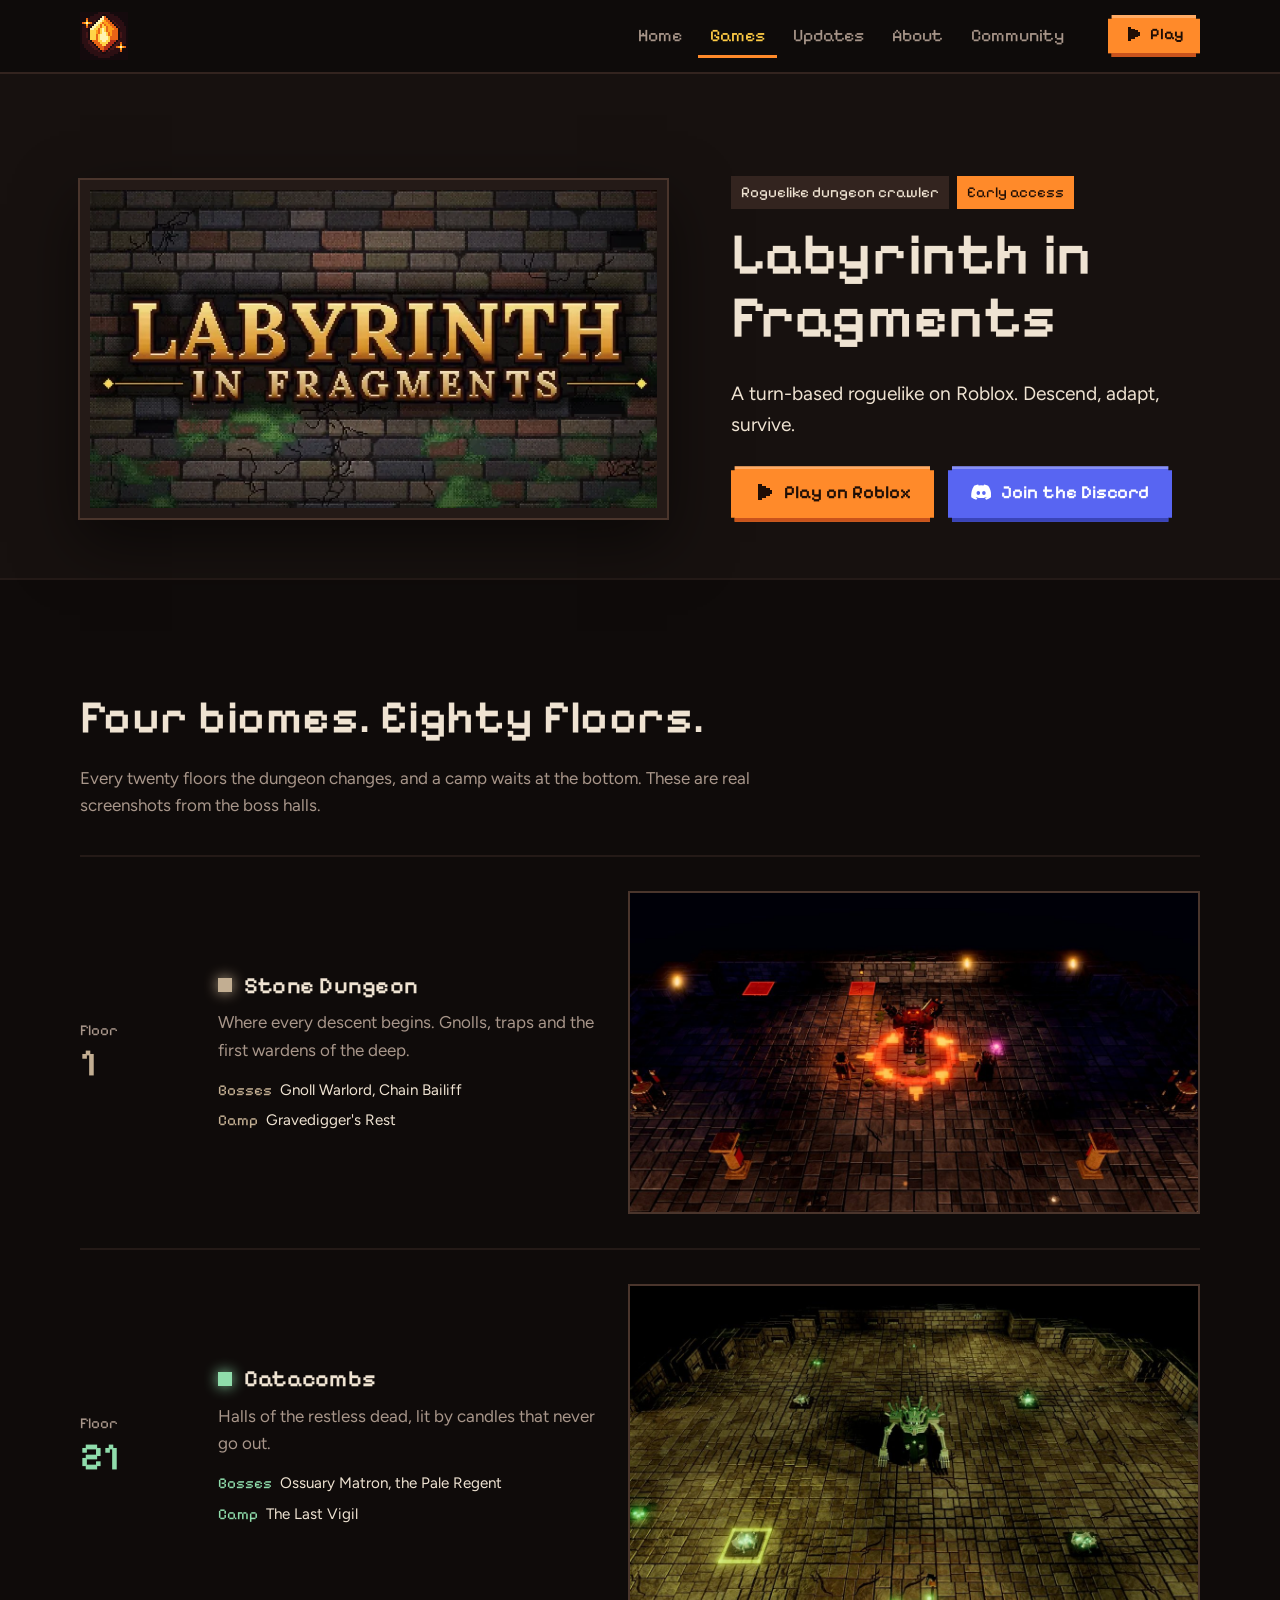
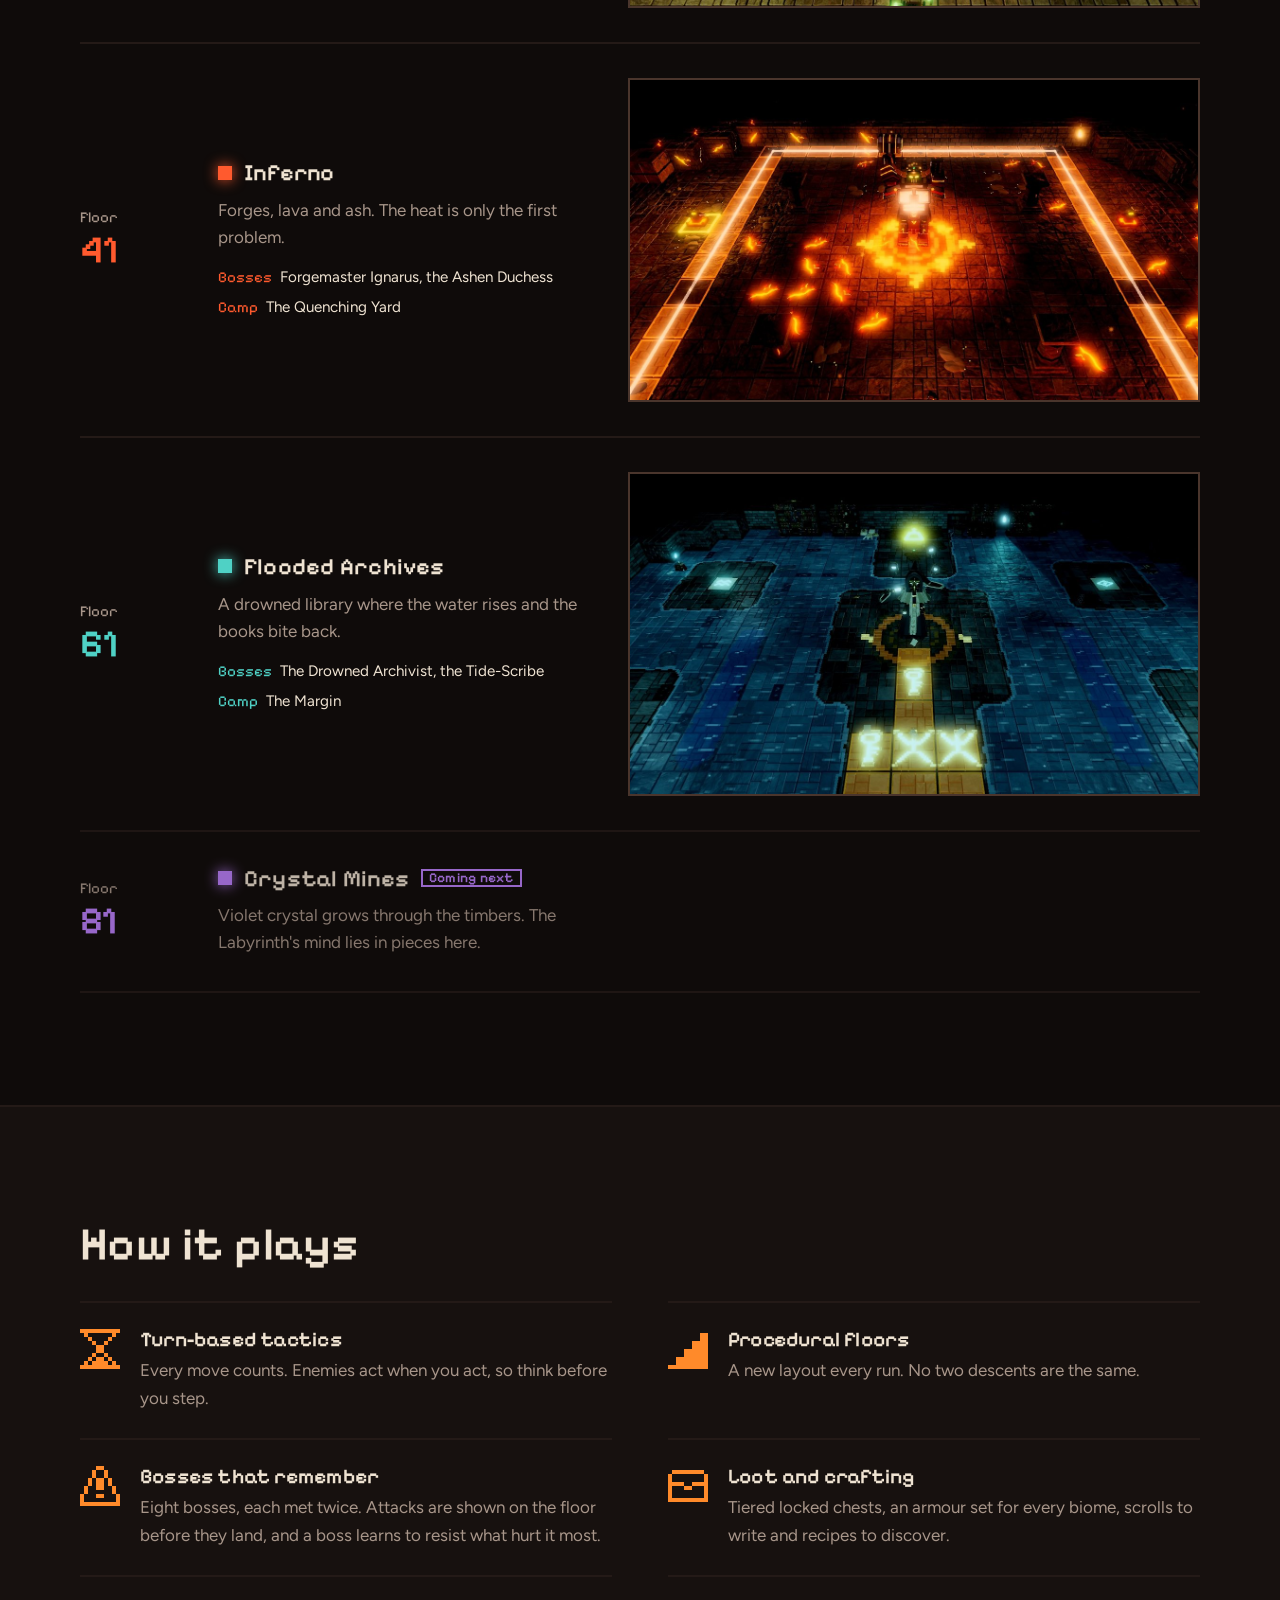
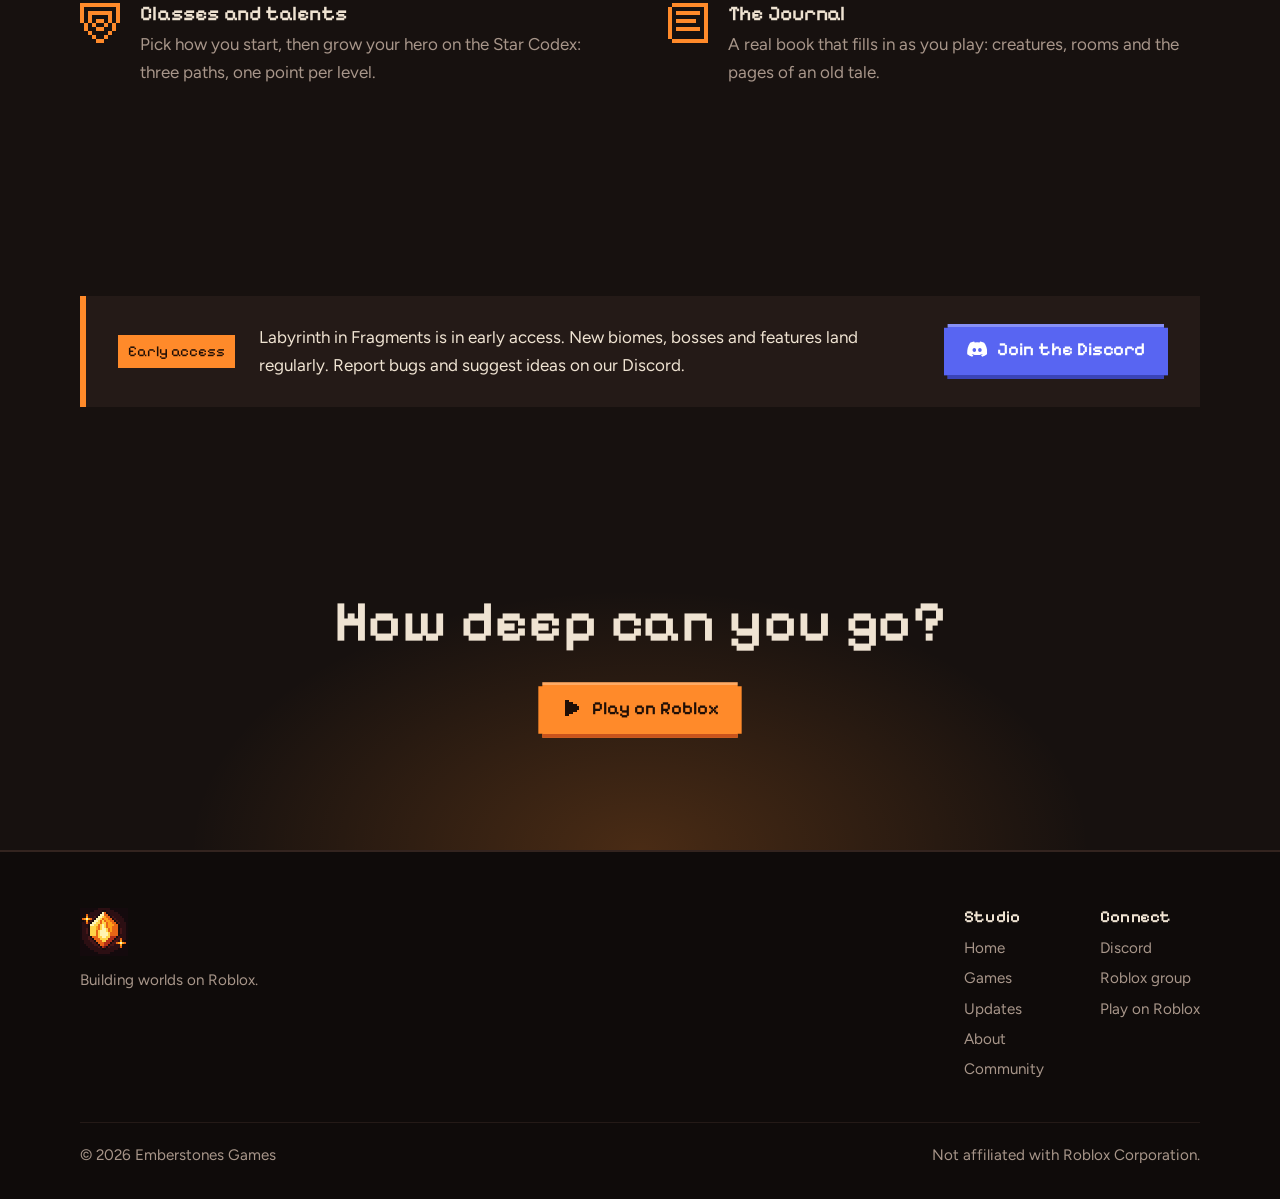
<file: games.html>
<!DOCTYPE html>
<html lang="en">
<head>
<meta charset="utf-8">
<meta name="viewport" content="width=device-width, initial-scale=1">
<title>Labyrinth in Fragments | Emberstones Games</title>
<meta name="description" content="Labyrinth in Fragments is a turn-based roguelike on Roblox: 80 procedurally generated floors, four biomes and telegraphed boss fights. In early access now.">
<link rel="canonical" href="https://emberstones.co/games.html">
<meta property="og:type" content="website">
<meta property="og:site_name" content="Emberstones Games">
<meta property="og:title" content="Labyrinth in Fragments | Emberstones Games">
<meta property="og:description" content="Labyrinth in Fragments is a turn-based roguelike on Roblox: 80 procedurally generated floors, four biomes and telegraphed boss fights. In early access now.">
<meta property="og:url" content="https://emberstones.co/games.html">
<meta property="og:image" content="https://emberstones.co/og-image.jpg">
<meta name="twitter:card" content="summary_large_image">
<meta name="theme-color" content="#17110f">
<link rel="icon" type="image/png" sizes="48x48" href="favicon-48.png">
<link rel="apple-touch-icon" href="apple-touch-icon.png">
<link rel="preconnect" href="https://fonts.googleapis.com">
<link rel="preconnect" href="https://fonts.gstatic.com" crossorigin>
<link href="https://fonts.googleapis.com/css2?family=Figtree:wght@400;500;600&family=Pixelify+Sans:wght@500;600&display=swap" rel="stylesheet">
<link rel="stylesheet" href="site.css?v=20261126c">
</head>
<body>
<a class="skip" href="#main">Skip to content</a>
<header class="site-header">
  <div class="wrap">
    <a class="brand" href="index.html" aria-label="Emberstones Games home"><img class="pixelated brand-icon" src="favicon-48.png" width="48" height="48" alt="Emberstones Games"></a>
    <button class="menu-btn" aria-expanded="false" aria-controls="site-nav" aria-label="Menu">
      <svg viewBox="0 0 10 10" fill="currentColor" shape-rendering="crispEdges" aria-hidden="true"><rect x="1" y="2" width="8" height="1"/><rect x="1" y="5" width="8" height="1"/><rect x="1" y="8" width="8" height="1"/></svg>
    </button>
    <nav class="nav" id="site-nav" aria-label="Main">
      <a href="index.html">Home</a><a href="games.html" aria-current="page">Games</a><a href="updates.html">Updates</a><a href="about.html">About</a><a href="community.html">Community</a>
      <a class="btn btn--small" href="https://www.roblox.com/games/132090683674469/Fragmented-Labyrinth" target="_blank" rel="noopener"><svg viewBox="0 0 10 10" aria-hidden="true" fill="currentColor" shape-rendering="crispEdges"><rect x="2" y="1" width="2" height="8"/><rect x="4" y="2" width="2" height="6"/><rect x="6" y="3" width="2" height="4"/><rect x="8" y="4" width="1" height="2"/></svg>Play</a>
    </nav>
    <a class="btn btn--small" href="https://www.roblox.com/games/132090683674469/Fragmented-Labyrinth" target="_blank" rel="noopener"><svg viewBox="0 0 10 10" aria-hidden="true" fill="currentColor" shape-rendering="crispEdges"><rect x="2" y="1" width="2" height="8"/><rect x="4" y="2" width="2" height="6"/><rect x="6" y="3" width="2" height="4"/><rect x="8" y="4" width="1" height="2"/></svg>Play</a>
  </div>
</header>
<main id="main">

<section class="page-hero">
  <div class="wrap game-hero">
    <div class="frame"><img src="labyrinth-cover.webp" width="768" height="432" alt="Labyrinth in Fragments title art"></div>
    <div>
      <div class="tags"><span class="tag">Roguelike dungeon crawler</span><span class="tag tag--ea">Early access</span></div>
      <h1>Labyrinth in Fragments</h1>
      <p class="lede">A turn-based roguelike on Roblox. Descend, adapt, survive.</p>
      <div class="btn-row"><a class="btn" href="https://www.roblox.com/games/132090683674469/Fragmented-Labyrinth" target="_blank" rel="noopener"><svg viewBox="0 0 10 10" aria-hidden="true" fill="currentColor" shape-rendering="crispEdges"><rect x="2" y="1" width="2" height="8"/><rect x="4" y="2" width="2" height="6"/><rect x="6" y="3" width="2" height="4"/><rect x="8" y="4" width="1" height="2"/></svg>Play on Roblox</a><a class="btn btn--discord" href="https://discord.gg/G7n3w4WbNe" target="_blank" rel="noopener"><svg viewBox="0 0 24 24" aria-hidden="true" fill="currentColor"><path d="M20.3 4.4A19.6 19.6 0 0 0 15.5 3l-.6 1.2a18 18 0 0 0-5.8 0L8.5 3a19.5 19.5 0 0 0-4.8 1.4C.6 9 0 13.6.3 18.1a19.8 19.8 0 0 0 6 3l1.3-2a12.6 12.6 0 0 1-2-1l.5-.4a14 14 0 0 0 12 0l.5.4c-.6.4-1.3.7-2 1l1.3 2a19.7 19.7 0 0 0 6-3c.4-5.2-.7-9.8-3.6-13.7ZM8.7 15.4c-1.2 0-2.1-1.1-2.1-2.4s.9-2.4 2.1-2.4 2.2 1.1 2.1 2.4c0 1.3-.9 2.4-2.1 2.4Zm6.6 0c-1.2 0-2.1-1.1-2.1-2.4s.9-2.4 2.1-2.4 2.2 1.1 2.1 2.4c0 1.3-.9 2.4-2.1 2.4Z"/></svg>Join the Discord</a></div>
    </div>
  </div>
</section>

<section class="section band">
  <div class="wrap">
    <h2>Four biomes. Eighty floors.</h2>
    <p class="muted">Every twenty floors the dungeon changes, and a camp waits at the bottom. These are real screenshots from the boss halls.</p>
    <div class="descent descent--shots"><ol><li class="biome" data-biome="stone">
        <div class="depth"><small>Floor</small><span>1</span></div>
        <div><h3>Stone Dungeon</h3><p><span class="sr">Floors 1 to 20. </span>Where every descent begins. Gnolls, traps and the first wardens of the deep.</p>
          <dl class="biome-meta"><div><dt>Bosses</dt><dd>Gnoll Warlord, Chain Bailiff</dd></div><div><dt>Camp</dt><dd>Gravedigger's Rest</dd></div></dl></div><img class="biome-shot" src="shot-stone.jpg" width="1200" height="675" loading="lazy" alt="The Gnoll Warlord readies his war drum.">
      </li><li class="biome" data-biome="catacombs">
        <div class="depth"><small>Floor</small><span>21</span></div>
        <div><h3>Catacombs</h3><p><span class="sr">Floors 21 to 40. </span>Halls of the restless dead, lit by candles that never go out.</p>
          <dl class="biome-meta"><div><dt>Bosses</dt><dd>Ossuary Matron, the Pale Regent</dd></div><div><dt>Camp</dt><dd>The Last Vigil</dd></div></dl></div><img class="biome-shot" src="shot-catacombs.jpg" width="1200" height="675" loading="lazy" alt="The Ossuary Matron waits among the graves.">
      </li><li class="biome" data-biome="inferno">
        <div class="depth"><small>Floor</small><span>41</span></div>
        <div><h3>Inferno</h3><p><span class="sr">Floors 41 to 60. </span>Forges, lava and ash. The heat is only the first problem.</p>
          <dl class="biome-meta"><div><dt>Bosses</dt><dd>Forgemaster Ignarus, the Ashen Duchess</dd></div><div><dt>Camp</dt><dd>The Quenching Yard</dd></div></dl></div><img class="biome-shot" src="shot-inferno.jpg" width="1200" height="675" loading="lazy" alt="The Forgemaster's shockwave, telegraphed on the floor.">
      </li><li class="biome" data-biome="archives">
        <div class="depth"><small>Floor</small><span>61</span></div>
        <div><h3>Flooded Archives</h3><p><span class="sr">Floors 61 to 80. </span>A drowned library where the water rises and the books bite back.</p>
          <dl class="biome-meta"><div><dt>Bosses</dt><dd>The Drowned Archivist, the Tide-Scribe</dd></div><div><dt>Camp</dt><dd>The Margin</dd></div></dl></div><img class="biome-shot" src="shot-archives.jpg" width="1200" height="675" loading="lazy" alt="The Drowned Archivist writes his Page Barrage in glowing runes.">
      </li><li class="biome biome--next" data-biome="mines">
        <div class="depth"><small>Floor</small><span>81</span></div>
        <div><h3>Crystal Mines <span class="soon">Coming next</span></h3><p><span class="sr">Floors 81 to 100. </span>Violet crystal grows through the timbers. The Labyrinth's mind lies in pieces here.</p></div>
      </li></ol></div>
  </div>
</section>

<section class="section">
  <div class="wrap">
    <h2>How it plays</h2>
    <div class="plays"><div class="play"><svg viewBox="0 0 10 10" aria-hidden="true" fill="currentColor" shape-rendering="crispEdges"><rect x="0" y="0" width="1" height="1"/><rect x="1" y="0" width="1" height="1"/><rect x="2" y="0" width="1" height="1"/><rect x="3" y="0" width="1" height="1"/><rect x="4" y="0" width="1" height="1"/><rect x="5" y="0" width="1" height="1"/><rect x="6" y="0" width="1" height="1"/><rect x="7" y="0" width="1" height="1"/><rect x="8" y="0" width="1" height="1"/><rect x="9" y="0" width="1" height="1"/><rect x="1" y="1" width="1" height="1"/><rect x="8" y="1" width="1" height="1"/><rect x="2" y="2" width="1" height="1"/><rect x="7" y="2" width="1" height="1"/><rect x="3" y="3" width="1" height="1"/><rect x="6" y="3" width="1" height="1"/><rect x="4" y="4" width="1" height="1"/><rect x="5" y="4" width="1" height="1"/><rect x="4" y="5" width="1" height="1"/><rect x="5" y="5" width="1" height="1"/><rect x="3" y="6" width="1" height="1"/><rect x="6" y="6" width="1" height="1"/><rect x="2" y="7" width="1" height="1"/><rect x="4" y="7" width="1" height="1"/><rect x="5" y="7" width="1" height="1"/><rect x="7" y="7" width="1" height="1"/><rect x="1" y="8" width="1" height="1"/><rect x="3" y="8" width="1" height="1"/><rect x="4" y="8" width="1" height="1"/><rect x="5" y="8" width="1" height="1"/><rect x="6" y="8" width="1" height="1"/><rect x="8" y="8" width="1" height="1"/><rect x="0" y="9" width="1" height="1"/><rect x="1" y="9" width="1" height="1"/><rect x="2" y="9" width="1" height="1"/><rect x="3" y="9" width="1" height="1"/><rect x="4" y="9" width="1" height="1"/><rect x="5" y="9" width="1" height="1"/><rect x="6" y="9" width="1" height="1"/><rect x="7" y="9" width="1" height="1"/><rect x="8" y="9" width="1" height="1"/><rect x="9" y="9" width="1" height="1"/></svg><div><h3>Turn-based tactics</h3><p>Every move counts. Enemies act when you act, so think before you step.</p></div></div><div class="play"><svg viewBox="0 0 10 10" aria-hidden="true" fill="currentColor" shape-rendering="crispEdges"><rect x="8" y="1" width="1" height="1"/><rect x="9" y="1" width="1" height="1"/><rect x="8" y="2" width="1" height="1"/><rect x="9" y="2" width="1" height="1"/><rect x="6" y="3" width="1" height="1"/><rect x="7" y="3" width="1" height="1"/><rect x="8" y="3" width="1" height="1"/><rect x="9" y="3" width="1" height="1"/><rect x="6" y="4" width="1" height="1"/><rect x="7" y="4" width="1" height="1"/><rect x="8" y="4" width="1" height="1"/><rect x="9" y="4" width="1" height="1"/><rect x="4" y="5" width="1" height="1"/><rect x="5" y="5" width="1" height="1"/><rect x="6" y="5" width="1" height="1"/><rect x="7" y="5" width="1" height="1"/><rect x="8" y="5" width="1" height="1"/><rect x="9" y="5" width="1" height="1"/><rect x="4" y="6" width="1" height="1"/><rect x="5" y="6" width="1" height="1"/><rect x="6" y="6" width="1" height="1"/><rect x="7" y="6" width="1" height="1"/><rect x="8" y="6" width="1" height="1"/><rect x="9" y="6" width="1" height="1"/><rect x="2" y="7" width="1" height="1"/><rect x="3" y="7" width="1" height="1"/><rect x="4" y="7" width="1" height="1"/><rect x="5" y="7" width="1" height="1"/><rect x="6" y="7" width="1" height="1"/><rect x="7" y="7" width="1" height="1"/><rect x="8" y="7" width="1" height="1"/><rect x="9" y="7" width="1" height="1"/><rect x="2" y="8" width="1" height="1"/><rect x="3" y="8" width="1" height="1"/><rect x="4" y="8" width="1" height="1"/><rect x="5" y="8" width="1" height="1"/><rect x="6" y="8" width="1" height="1"/><rect x="7" y="8" width="1" height="1"/><rect x="8" y="8" width="1" height="1"/><rect x="9" y="8" width="1" height="1"/><rect x="0" y="9" width="1" height="1"/><rect x="1" y="9" width="1" height="1"/><rect x="2" y="9" width="1" height="1"/><rect x="3" y="9" width="1" height="1"/><rect x="4" y="9" width="1" height="1"/><rect x="5" y="9" width="1" height="1"/><rect x="6" y="9" width="1" height="1"/><rect x="7" y="9" width="1" height="1"/><rect x="8" y="9" width="1" height="1"/><rect x="9" y="9" width="1" height="1"/></svg><div><h3>Procedural floors</h3><p>A new layout every run. No two descents are the same.</p></div></div><div class="play"><svg viewBox="0 0 10 10" aria-hidden="true" fill="currentColor" shape-rendering="crispEdges"><rect x="4" y="0" width="1" height="1"/><rect x="5" y="0" width="1" height="1"/><rect x="3" y="1" width="1" height="1"/><rect x="6" y="1" width="1" height="1"/><rect x="3" y="2" width="1" height="1"/><rect x="6" y="2" width="1" height="1"/><rect x="2" y="3" width="1" height="1"/><rect x="4" y="3" width="1" height="1"/><rect x="5" y="3" width="1" height="1"/><rect x="7" y="3" width="1" height="1"/><rect x="2" y="4" width="1" height="1"/><rect x="4" y="4" width="1" height="1"/><rect x="5" y="4" width="1" height="1"/><rect x="7" y="4" width="1" height="1"/><rect x="1" y="5" width="1" height="1"/><rect x="4" y="5" width="1" height="1"/><rect x="5" y="5" width="1" height="1"/><rect x="8" y="5" width="1" height="1"/><rect x="1" y="6" width="1" height="1"/><rect x="8" y="6" width="1" height="1"/><rect x="0" y="7" width="1" height="1"/><rect x="4" y="7" width="1" height="1"/><rect x="5" y="7" width="1" height="1"/><rect x="9" y="7" width="1" height="1"/><rect x="0" y="8" width="1" height="1"/><rect x="9" y="8" width="1" height="1"/><rect x="0" y="9" width="1" height="1"/><rect x="1" y="9" width="1" height="1"/><rect x="2" y="9" width="1" height="1"/><rect x="3" y="9" width="1" height="1"/><rect x="4" y="9" width="1" height="1"/><rect x="5" y="9" width="1" height="1"/><rect x="6" y="9" width="1" height="1"/><rect x="7" y="9" width="1" height="1"/><rect x="8" y="9" width="1" height="1"/><rect x="9" y="9" width="1" height="1"/></svg><div><h3>Bosses that remember</h3><p>Eight bosses, each met twice. Attacks are shown on the floor before they land, and a boss learns to resist what hurt it most.</p></div></div><div class="play"><svg viewBox="0 0 10 10" aria-hidden="true" fill="currentColor" shape-rendering="crispEdges"><rect x="1" y="1" width="1" height="1"/><rect x="2" y="1" width="1" height="1"/><rect x="3" y="1" width="1" height="1"/><rect x="4" y="1" width="1" height="1"/><rect x="5" y="1" width="1" height="1"/><rect x="6" y="1" width="1" height="1"/><rect x="7" y="1" width="1" height="1"/><rect x="8" y="1" width="1" height="1"/><rect x="0" y="2" width="1" height="1"/><rect x="9" y="2" width="1" height="1"/><rect x="0" y="3" width="1" height="1"/><rect x="9" y="3" width="1" height="1"/><rect x="0" y="4" width="1" height="1"/><rect x="1" y="4" width="1" height="1"/><rect x="2" y="4" width="1" height="1"/><rect x="3" y="4" width="1" height="1"/><rect x="6" y="4" width="1" height="1"/><rect x="7" y="4" width="1" height="1"/><rect x="8" y="4" width="1" height="1"/><rect x="9" y="4" width="1" height="1"/><rect x="0" y="5" width="1" height="1"/><rect x="4" y="5" width="1" height="1"/><rect x="5" y="5" width="1" height="1"/><rect x="9" y="5" width="1" height="1"/><rect x="0" y="6" width="1" height="1"/><rect x="9" y="6" width="1" height="1"/><rect x="0" y="7" width="1" height="1"/><rect x="9" y="7" width="1" height="1"/><rect x="0" y="8" width="1" height="1"/><rect x="1" y="8" width="1" height="1"/><rect x="2" y="8" width="1" height="1"/><rect x="3" y="8" width="1" height="1"/><rect x="4" y="8" width="1" height="1"/><rect x="5" y="8" width="1" height="1"/><rect x="6" y="8" width="1" height="1"/><rect x="7" y="8" width="1" height="1"/><rect x="8" y="8" width="1" height="1"/><rect x="9" y="8" width="1" height="1"/></svg><div><h3>Loot and crafting</h3><p>Tiered locked chests, an armour set for every biome, scrolls to write and recipes to discover.</p></div></div><div class="play"><svg viewBox="0 0 10 10" aria-hidden="true" fill="currentColor" shape-rendering="crispEdges"><rect x="0" y="0" width="1" height="1"/><rect x="1" y="0" width="1" height="1"/><rect x="2" y="0" width="1" height="1"/><rect x="3" y="0" width="1" height="1"/><rect x="4" y="0" width="1" height="1"/><rect x="5" y="0" width="1" height="1"/><rect x="6" y="0" width="1" height="1"/><rect x="7" y="0" width="1" height="1"/><rect x="8" y="0" width="1" height="1"/><rect x="9" y="0" width="1" height="1"/><rect x="0" y="1" width="1" height="1"/><rect x="9" y="1" width="1" height="1"/><rect x="0" y="2" width="1" height="1"/><rect x="2" y="2" width="1" height="1"/><rect x="3" y="2" width="1" height="1"/><rect x="4" y="2" width="1" height="1"/><rect x="5" y="2" width="1" height="1"/><rect x="6" y="2" width="1" height="1"/><rect x="7" y="2" width="1" height="1"/><rect x="9" y="2" width="1" height="1"/><rect x="0" y="3" width="1" height="1"/><rect x="2" y="3" width="1" height="1"/><rect x="7" y="3" width="1" height="1"/><rect x="9" y="3" width="1" height="1"/><rect x="0" y="4" width="1" height="1"/><rect x="2" y="4" width="1" height="1"/><rect x="4" y="4" width="1" height="1"/><rect x="5" y="4" width="1" height="1"/><rect x="7" y="4" width="1" height="1"/><rect x="9" y="4" width="1" height="1"/><rect x="1" y="5" width="1" height="1"/><rect x="3" y="5" width="1" height="1"/><rect x="6" y="5" width="1" height="1"/><rect x="8" y="5" width="1" height="1"/><rect x="1" y="6" width="1" height="1"/><rect x="4" y="6" width="1" height="1"/><rect x="5" y="6" width="1" height="1"/><rect x="8" y="6" width="1" height="1"/><rect x="2" y="7" width="1" height="1"/><rect x="7" y="7" width="1" height="1"/><rect x="3" y="8" width="1" height="1"/><rect x="6" y="8" width="1" height="1"/><rect x="4" y="9" width="1" height="1"/><rect x="5" y="9" width="1" height="1"/></svg><div><h3>Classes and talents</h3><p>Pick how you start, then grow your hero on the Star Codex: three paths, one point per level.</p></div></div><div class="play"><svg viewBox="0 0 10 10" aria-hidden="true" fill="currentColor" shape-rendering="crispEdges"><rect x="1" y="0" width="1" height="1"/><rect x="2" y="0" width="1" height="1"/><rect x="3" y="0" width="1" height="1"/><rect x="4" y="0" width="1" height="1"/><rect x="5" y="0" width="1" height="1"/><rect x="6" y="0" width="1" height="1"/><rect x="7" y="0" width="1" height="1"/><rect x="8" y="0" width="1" height="1"/><rect x="9" y="0" width="1" height="1"/><rect x="0" y="1" width="1" height="1"/><rect x="9" y="1" width="1" height="1"/><rect x="0" y="2" width="1" height="1"/><rect x="2" y="2" width="1" height="1"/><rect x="3" y="2" width="1" height="1"/><rect x="4" y="2" width="1" height="1"/><rect x="5" y="2" width="1" height="1"/><rect x="6" y="2" width="1" height="1"/><rect x="7" y="2" width="1" height="1"/><rect x="9" y="2" width="1" height="1"/><rect x="0" y="3" width="1" height="1"/><rect x="9" y="3" width="1" height="1"/><rect x="0" y="4" width="1" height="1"/><rect x="2" y="4" width="1" height="1"/><rect x="3" y="4" width="1" height="1"/><rect x="4" y="4" width="1" height="1"/><rect x="5" y="4" width="1" height="1"/><rect x="6" y="4" width="1" height="1"/><rect x="9" y="4" width="1" height="1"/><rect x="0" y="5" width="1" height="1"/><rect x="9" y="5" width="1" height="1"/><rect x="0" y="6" width="1" height="1"/><rect x="2" y="6" width="1" height="1"/><rect x="3" y="6" width="1" height="1"/><rect x="4" y="6" width="1" height="1"/><rect x="5" y="6" width="1" height="1"/><rect x="6" y="6" width="1" height="1"/><rect x="7" y="6" width="1" height="1"/><rect x="9" y="6" width="1" height="1"/><rect x="0" y="7" width="1" height="1"/><rect x="9" y="7" width="1" height="1"/><rect x="0" y="8" width="1" height="1"/><rect x="9" y="8" width="1" height="1"/><rect x="1" y="9" width="1" height="1"/><rect x="2" y="9" width="1" height="1"/><rect x="3" y="9" width="1" height="1"/><rect x="4" y="9" width="1" height="1"/><rect x="5" y="9" width="1" height="1"/><rect x="6" y="9" width="1" height="1"/><rect x="7" y="9" width="1" height="1"/><rect x="8" y="9" width="1" height="1"/><rect x="9" y="9" width="1" height="1"/></svg><div><h3>The Journal</h3><p>A real book that fills in as you play: creatures, rooms and the pages of an old tale.</p></div></div></div>
  </div>
</section>

<section class="section--tight">
  <div class="wrap note">
    <span class="tag tag--ea">Early access</span>
    <p>Labyrinth in Fragments is in early access. New biomes, bosses and features land regularly. Report bugs and suggest ideas on our Discord.</p>
    <a class="btn btn--discord" href="https://discord.gg/G7n3w4WbNe" target="_blank" rel="noopener"><svg viewBox="0 0 24 24" aria-hidden="true" fill="currentColor"><path d="M20.3 4.4A19.6 19.6 0 0 0 15.5 3l-.6 1.2a18 18 0 0 0-5.8 0L8.5 3a19.5 19.5 0 0 0-4.8 1.4C.6 9 0 13.6.3 18.1a19.8 19.8 0 0 0 6 3l1.3-2a12.6 12.6 0 0 1-2-1l.5-.4a14 14 0 0 0 12 0l.5.4c-.6.4-1.3.7-2 1l1.3 2a19.7 19.7 0 0 0 6-3c.4-5.2-.7-9.8-3.6-13.7ZM8.7 15.4c-1.2 0-2.1-1.1-2.1-2.4s.9-2.4 2.1-2.4 2.2 1.1 2.1 2.4c0 1.3-.9 2.4-2.1 2.4Zm6.6 0c-1.2 0-2.1-1.1-2.1-2.4s.9-2.4 2.1-2.4 2.2 1.1 2.1 2.4c0 1.3-.9 2.4-2.1 2.4Z"/></svg>Join the Discord</a>
  </div>
</section>

<section class="section closer">
  <div class="wrap">
    <h2>How deep can you go?</h2>
    <div class="btn-row"><a class="btn" href="https://www.roblox.com/games/132090683674469/Fragmented-Labyrinth" target="_blank" rel="noopener"><svg viewBox="0 0 10 10" aria-hidden="true" fill="currentColor" shape-rendering="crispEdges"><rect x="2" y="1" width="2" height="8"/><rect x="4" y="2" width="2" height="6"/><rect x="6" y="3" width="2" height="4"/><rect x="8" y="4" width="1" height="2"/></svg>Play on Roblox</a></div>
  </div>
</section>

</main>
<footer class="site-footer">
  <div class="wrap">
    <div class="footer-top">
      <div>
        <img class="pixelated footer-icon" src="favicon-48.png" width="48" height="48" alt="Emberstones Games">
        <p>Building worlds on Roblox.</p>
      </div>
      <div class="footer-cols">
        <div>
          <h2>Studio</h2>
          <ul><li><a href="index.html">Home</a></li><li><a href="games.html">Games</a></li><li><a href="updates.html">Updates</a></li><li><a href="about.html">About</a></li><li><a href="community.html">Community</a></li></ul>
        </div>
        <div>
          <h2>Connect</h2>
          <ul><li><a href="https://discord.gg/G7n3w4WbNe" target="_blank" rel="noopener">Discord</a></li><li><a href="https://www.roblox.com/share/g/493896224" target="_blank" rel="noopener">Roblox group</a></li><li><a href="https://www.roblox.com/games/132090683674469/Fragmented-Labyrinth" target="_blank" rel="noopener">Play on Roblox</a></li></ul>
        </div>
      </div>
    </div>
    <div class="footer-bottom">
      <span>&copy; 2026 Emberstones Games</span>
      <span>Not affiliated with Roblox Corporation.</span>
    </div>
  </div>
</footer>
<script src="site.js?v=20261126c" defer></script>
</body>
</html>
</file>
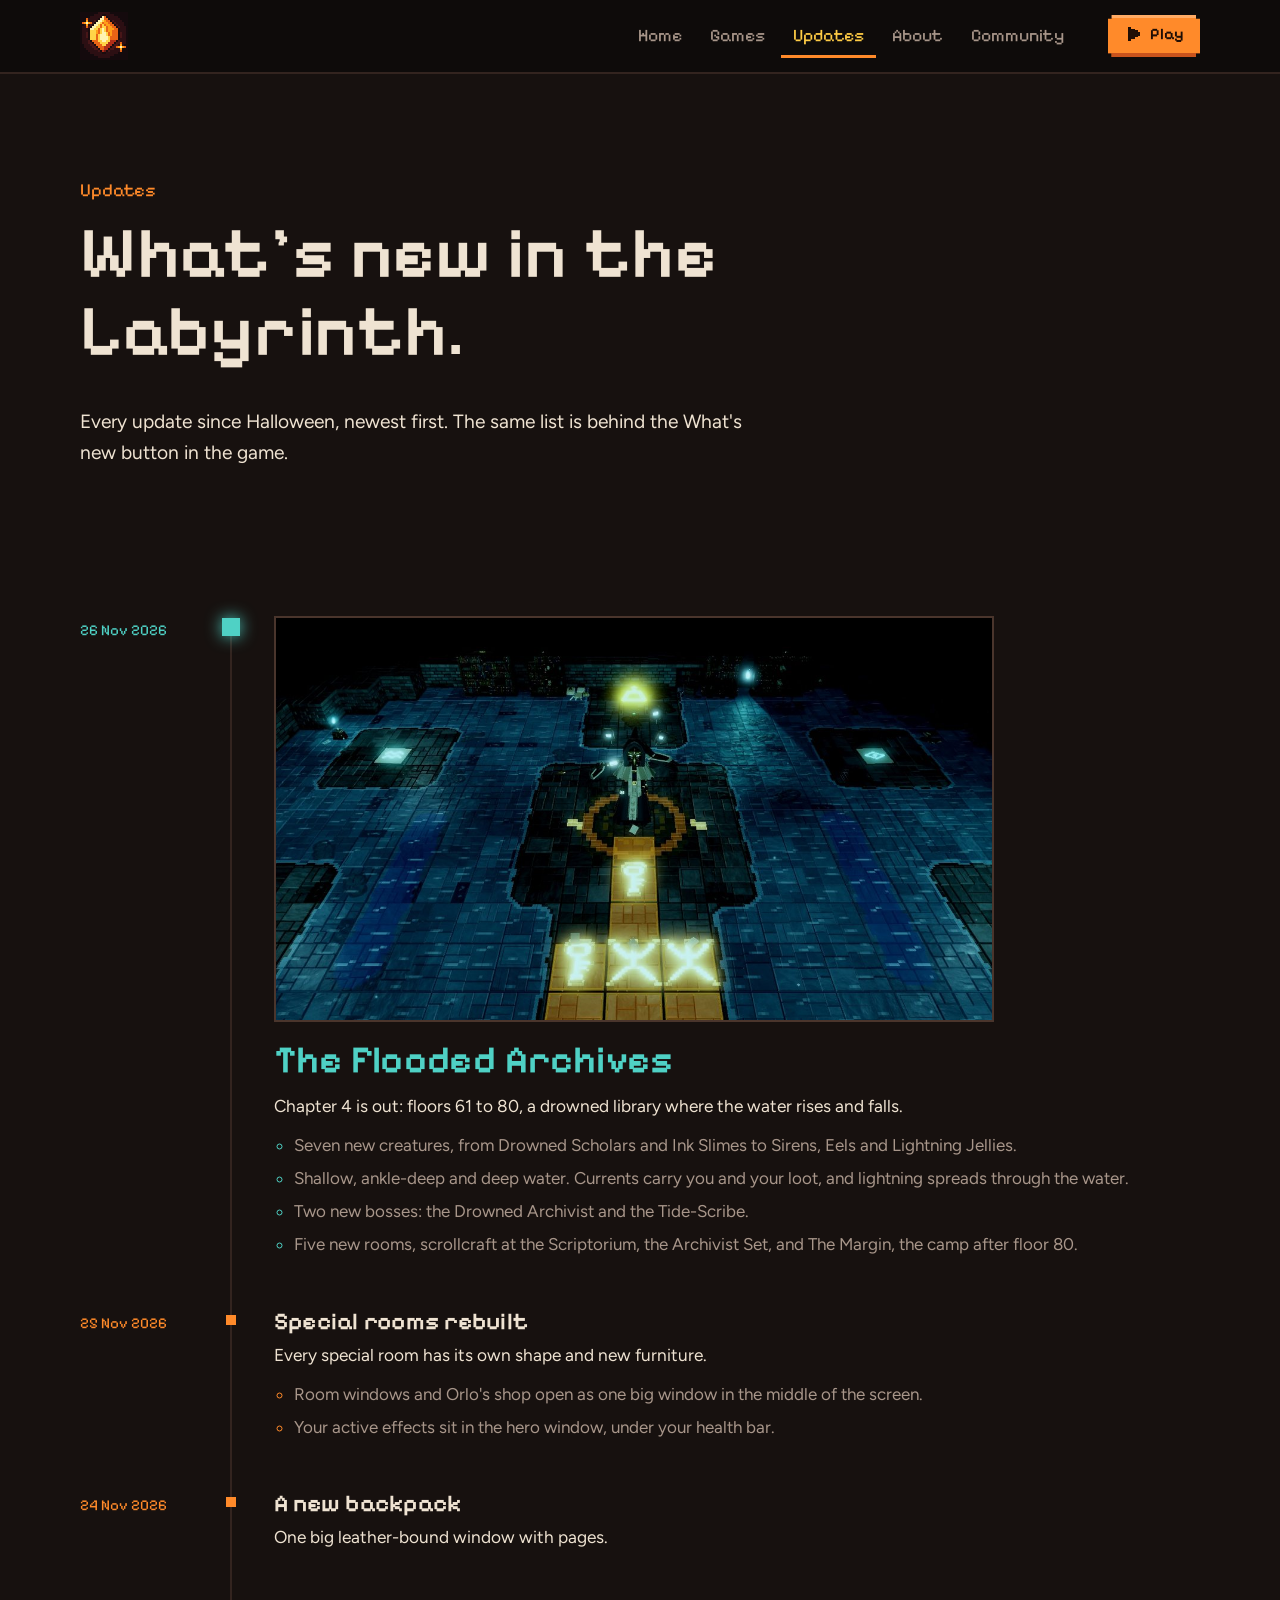
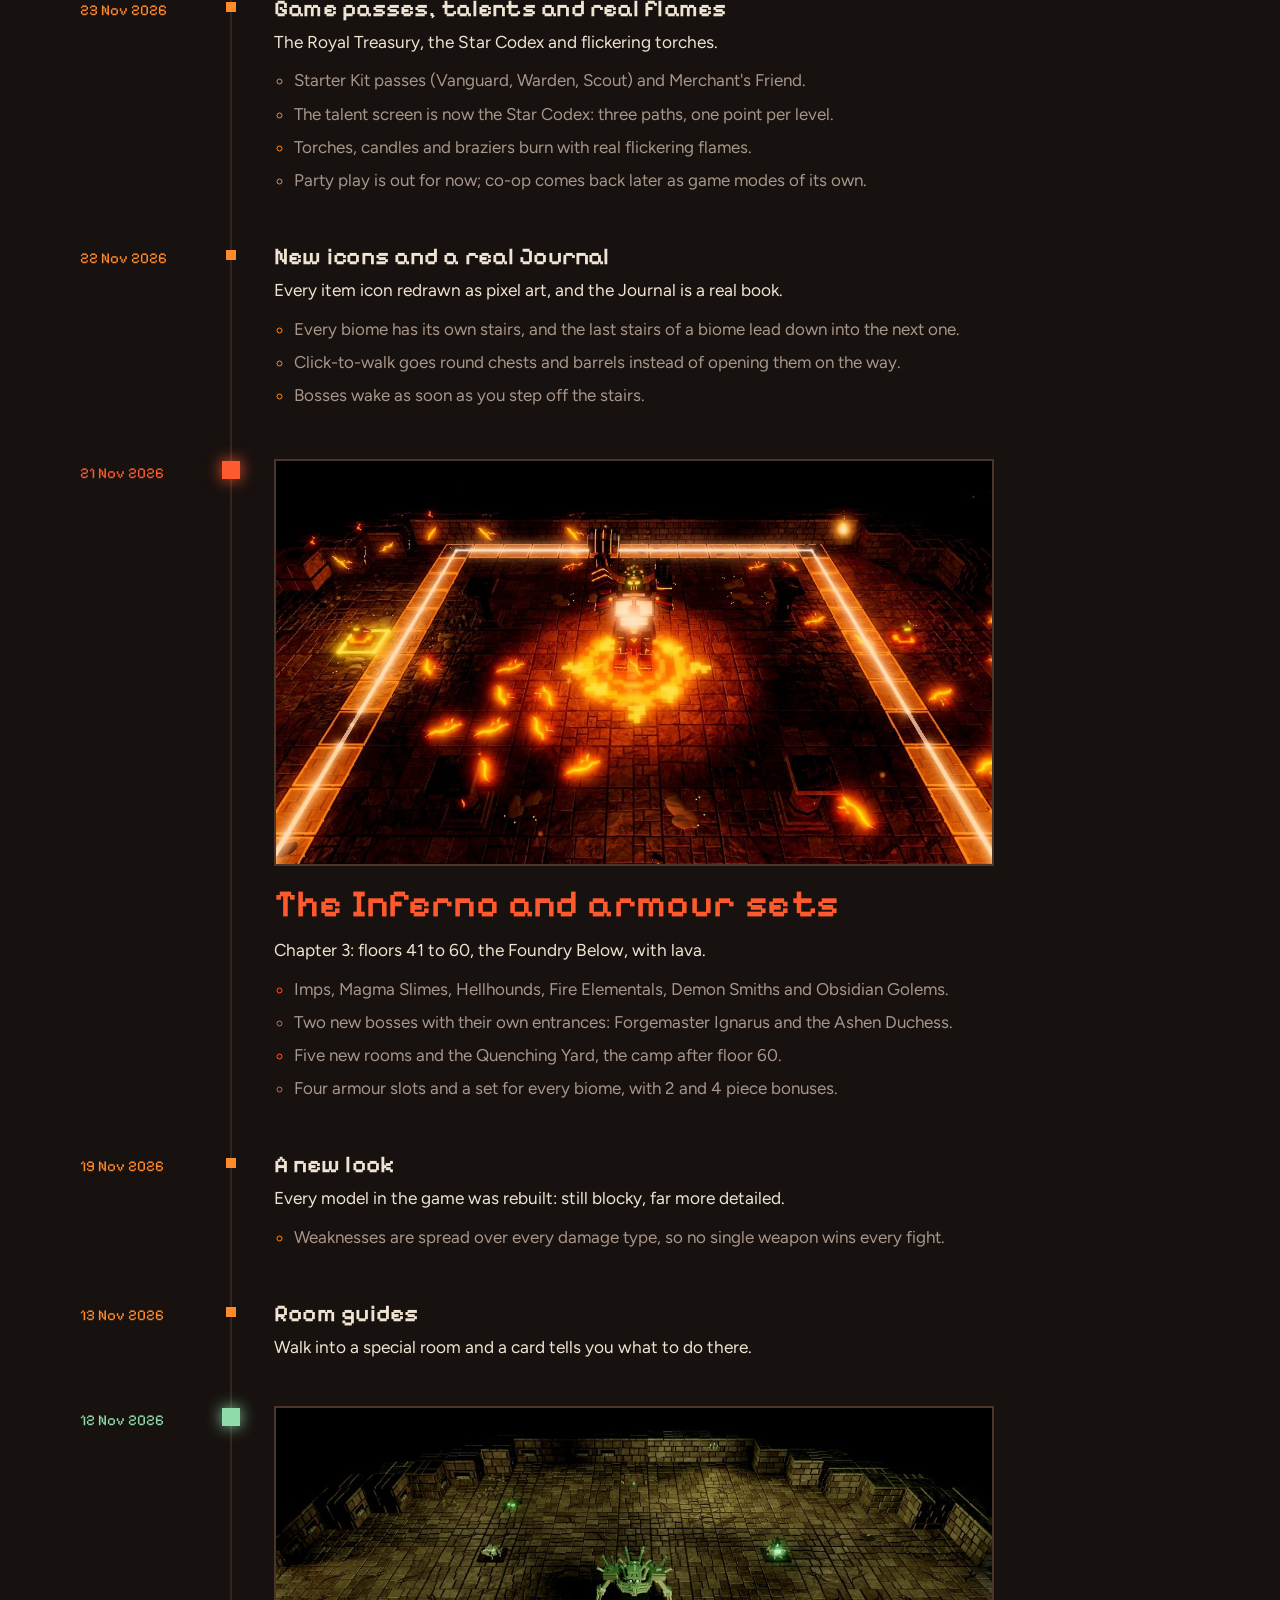
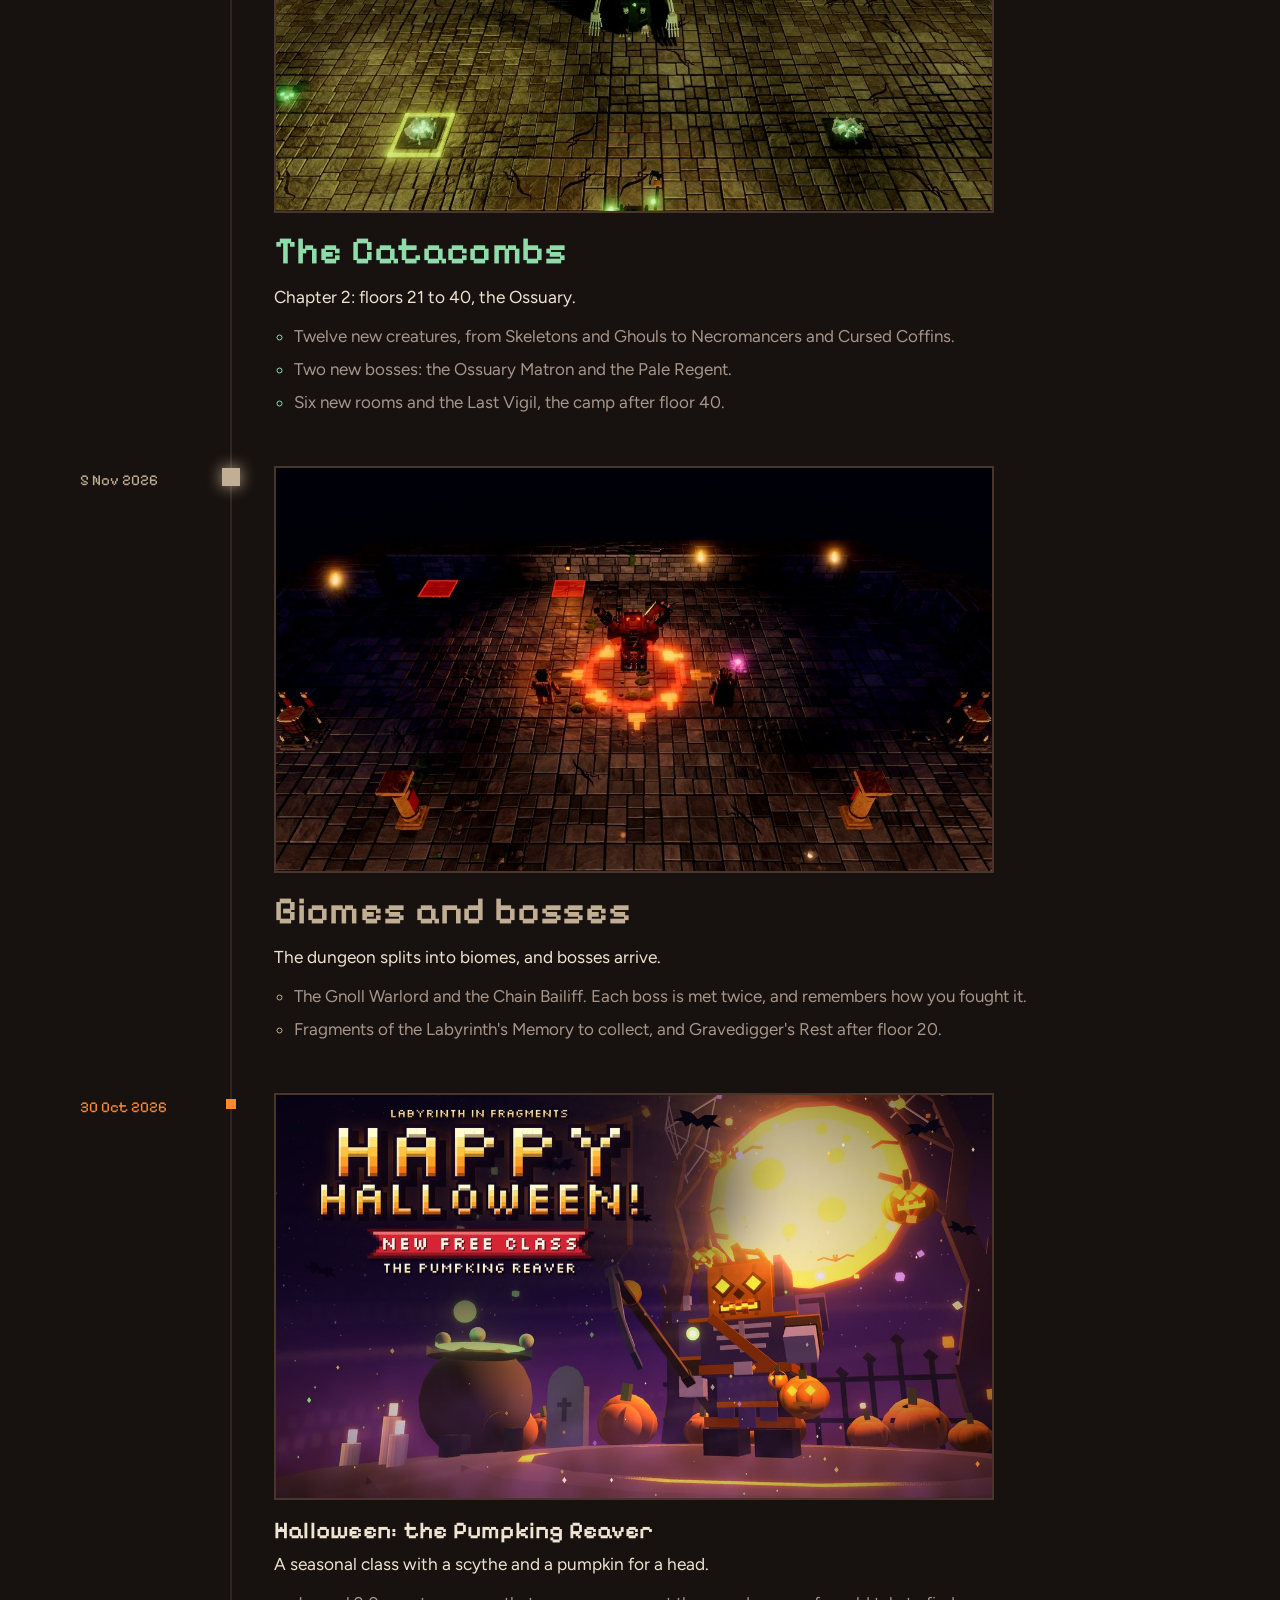
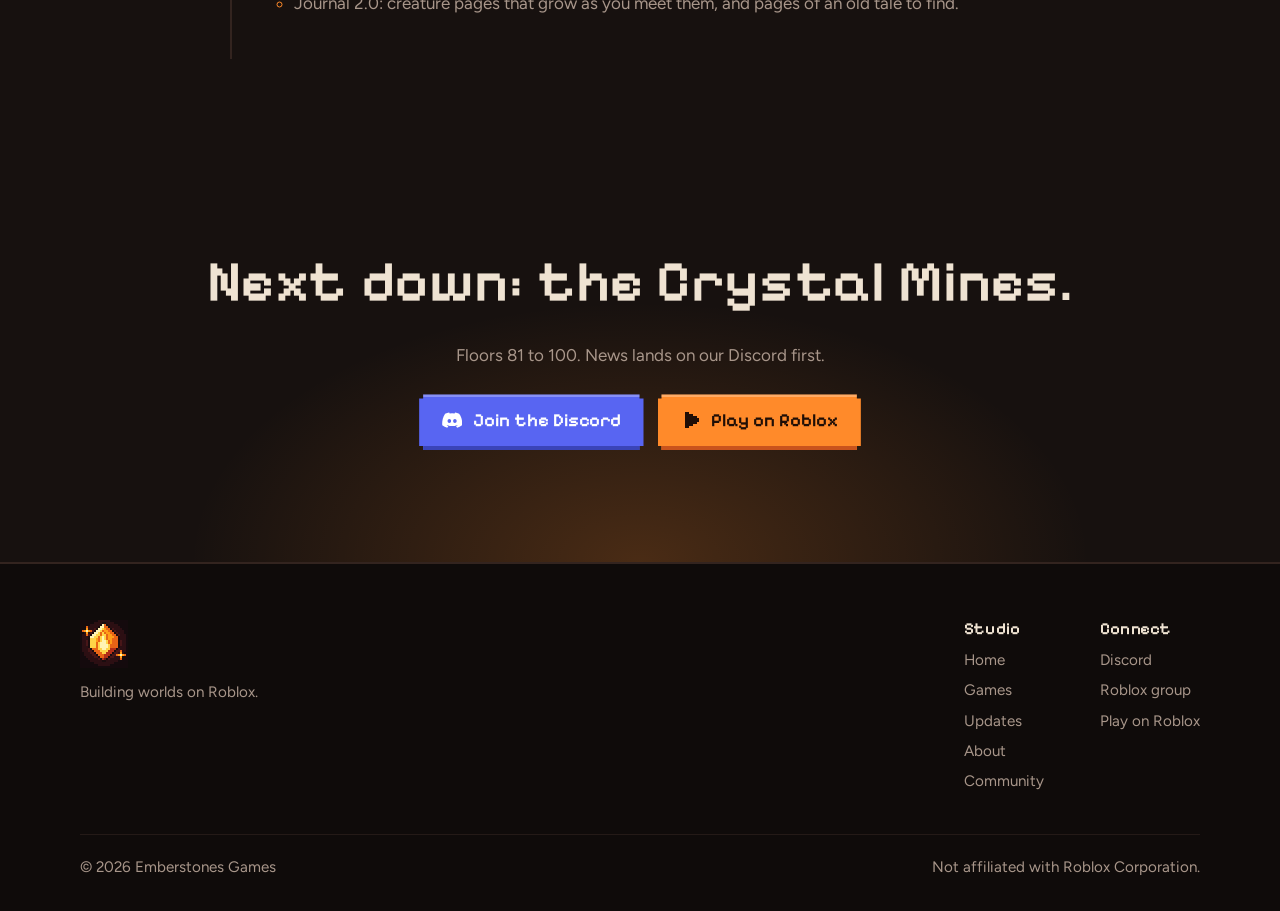
<file: updates.html>
<!DOCTYPE html>
<html lang="en">
<head>
<meta charset="utf-8">
<meta name="viewport" content="width=device-width, initial-scale=1">
<title>Updates | Emberstones Games</title>
<meta name="description" content="Every update to Labyrinth in Fragments, newest first: new biomes, bosses, rooms and features.">
<link rel="canonical" href="https://emberstones.co/updates.html">
<meta property="og:type" content="website">
<meta property="og:site_name" content="Emberstones Games">
<meta property="og:title" content="Updates | Emberstones Games">
<meta property="og:description" content="Every update to Labyrinth in Fragments, newest first: new biomes, bosses, rooms and features.">
<meta property="og:url" content="https://emberstones.co/updates.html">
<meta property="og:image" content="https://emberstones.co/og-image.jpg">
<meta name="twitter:card" content="summary_large_image">
<meta name="theme-color" content="#17110f">
<link rel="icon" type="image/png" sizes="48x48" href="favicon-48.png">
<link rel="apple-touch-icon" href="apple-touch-icon.png">
<link rel="preconnect" href="https://fonts.googleapis.com">
<link rel="preconnect" href="https://fonts.gstatic.com" crossorigin>
<link href="https://fonts.googleapis.com/css2?family=Figtree:wght@400;500;600&family=Pixelify+Sans:wght@500;600&display=swap" rel="stylesheet">
<link rel="stylesheet" href="site.css?v=20261126c">
</head>
<body>
<a class="skip" href="#main">Skip to content</a>
<header class="site-header">
  <div class="wrap">
    <a class="brand" href="index.html" aria-label="Emberstones Games home"><img class="pixelated brand-icon" src="favicon-48.png" width="48" height="48" alt="Emberstones Games"></a>
    <button class="menu-btn" aria-expanded="false" aria-controls="site-nav" aria-label="Menu">
      <svg viewBox="0 0 10 10" fill="currentColor" shape-rendering="crispEdges" aria-hidden="true"><rect x="1" y="2" width="8" height="1"/><rect x="1" y="5" width="8" height="1"/><rect x="1" y="8" width="8" height="1"/></svg>
    </button>
    <nav class="nav" id="site-nav" aria-label="Main">
      <a href="index.html">Home</a><a href="games.html">Games</a><a href="updates.html" aria-current="page">Updates</a><a href="about.html">About</a><a href="community.html">Community</a>
      <a class="btn btn--small" href="https://www.roblox.com/games/132090683674469/Fragmented-Labyrinth" target="_blank" rel="noopener"><svg viewBox="0 0 10 10" aria-hidden="true" fill="currentColor" shape-rendering="crispEdges"><rect x="2" y="1" width="2" height="8"/><rect x="4" y="2" width="2" height="6"/><rect x="6" y="3" width="2" height="4"/><rect x="8" y="4" width="1" height="2"/></svg>Play</a>
    </nav>
    <a class="btn btn--small" href="https://www.roblox.com/games/132090683674469/Fragmented-Labyrinth" target="_blank" rel="noopener"><svg viewBox="0 0 10 10" aria-hidden="true" fill="currentColor" shape-rendering="crispEdges"><rect x="2" y="1" width="2" height="8"/><rect x="4" y="2" width="2" height="6"/><rect x="6" y="3" width="2" height="4"/><rect x="8" y="4" width="1" height="2"/></svg>Play</a>
  </div>
</header>
<main id="main">

<section class="page-hero">
  <div class="wrap">
    <p class="kicker">Updates</p>
    <h1>What's new in the Labyrinth.</h1>
    <p class="lede">Every update since Halloween, newest first. The same list is behind the What's new button in the game.</p>
  </div>
</section>

<section class="section--tight">
  <div class="wrap"><ol class="timeline"><li class="tl tl--big" id="the-flooded-archives" data-biome="archives">
      <time>26 Nov 2026</time>
      <div class="tl-body"><img class="tl-art" src="shot-archives.jpg" width="1200" height="675" loading="lazy" alt=""><h2>The Flooded Archives</h2><p class="lede">Chapter 4 is out: floors 61 to 80, a drowned library where the water rises and falls.</p><ul><li>Seven new creatures, from Drowned Scholars and Ink Slimes to Sirens, Eels and Lightning Jellies.</li><li>Shallow, ankle-deep and deep water. Currents carry you and your loot, and lightning spreads through the water.</li><li>Two new bosses: the Drowned Archivist and the Tide-Scribe.</li><li>Five new rooms, scrollcraft at the Scriptorium, the Archivist Set, and The Margin, the camp after floor 80.</li></ul></div>
    </li><li class="tl" id="special-rooms-rebuilt">
      <time>25 Nov 2026</time>
      <div class="tl-body"><h2>Special rooms rebuilt</h2><p class="lede">Every special room has its own shape and new furniture.</p><ul><li>Room windows and Orlo's shop open as one big window in the middle of the screen.</li><li>Your active effects sit in the hero window, under your health bar.</li></ul></div>
    </li><li class="tl" id="a-new-backpack">
      <time>24 Nov 2026</time>
      <div class="tl-body"><h2>A new backpack</h2><p class="lede">One big leather-bound window with pages.</p></div>
    </li><li class="tl" id="game-passes-talents-and-real-flames">
      <time>23 Nov 2026</time>
      <div class="tl-body"><h2>Game passes, talents and real flames</h2><p class="lede">The Royal Treasury, the Star Codex and flickering torches.</p><ul><li>Starter Kit passes (Vanguard, Warden, Scout) and Merchant's Friend.</li><li>The talent screen is now the Star Codex: three paths, one point per level.</li><li>Torches, candles and braziers burn with real flickering flames.</li><li>Party play is out for now; co-op comes back later as game modes of its own.</li></ul></div>
    </li><li class="tl" id="new-icons-and-a-real-journal">
      <time>22 Nov 2026</time>
      <div class="tl-body"><h2>New icons and a real Journal</h2><p class="lede">Every item icon redrawn as pixel art, and the Journal is a real book.</p><ul><li>Every biome has its own stairs, and the last stairs of a biome lead down into the next one.</li><li>Click-to-walk goes round chests and barrels instead of opening them on the way.</li><li>Bosses wake as soon as you step off the stairs.</li></ul></div>
    </li><li class="tl tl--big" id="the-inferno-and-armour-sets" data-biome="inferno">
      <time>21 Nov 2026</time>
      <div class="tl-body"><img class="tl-art" src="shot-inferno.jpg" width="1200" height="675" loading="lazy" alt=""><h2>The Inferno and armour sets</h2><p class="lede">Chapter 3: floors 41 to 60, the Foundry Below, with lava.</p><ul><li>Imps, Magma Slimes, Hellhounds, Fire Elementals, Demon Smiths and Obsidian Golems.</li><li>Two new bosses with their own entrances: Forgemaster Ignarus and the Ashen Duchess.</li><li>Five new rooms and the Quenching Yard, the camp after floor 60.</li><li>Four armour slots and a set for every biome, with 2 and 4 piece bonuses.</li></ul></div>
    </li><li class="tl" id="a-new-look">
      <time>19 Nov 2026</time>
      <div class="tl-body"><h2>A new look</h2><p class="lede">Every model in the game was rebuilt: still blocky, far more detailed.</p><ul><li>Weaknesses are spread over every damage type, so no single weapon wins every fight.</li></ul></div>
    </li><li class="tl" id="room-guides">
      <time>13 Nov 2026</time>
      <div class="tl-body"><h2>Room guides</h2><p class="lede">Walk into a special room and a card tells you what to do there.</p></div>
    </li><li class="tl tl--big" id="the-catacombs" data-biome="catacombs">
      <time>12 Nov 2026</time>
      <div class="tl-body"><img class="tl-art" src="shot-catacombs.jpg" width="1200" height="675" loading="lazy" alt=""><h2>The Catacombs</h2><p class="lede">Chapter 2: floors 21 to 40, the Ossuary.</p><ul><li>Twelve new creatures, from Skeletons and Ghouls to Necromancers and Cursed Coffins.</li><li>Two new bosses: the Ossuary Matron and the Pale Regent.</li><li>Six new rooms and the Last Vigil, the camp after floor 40.</li></ul></div>
    </li><li class="tl tl--big" id="biomes-and-bosses" data-biome="stone">
      <time>5 Nov 2026</time>
      <div class="tl-body"><img class="tl-art" src="shot-stone.jpg" width="1200" height="675" loading="lazy" alt=""><h2>Biomes and bosses</h2><p class="lede">The dungeon splits into biomes, and bosses arrive.</p><ul><li>The Gnoll Warlord and the Chain Bailiff. Each boss is met twice, and remembers how you fought it.</li><li>Fragments of the Labyrinth's Memory to collect, and Gravedigger's Rest after floor 20.</li></ul></div>
    </li><li class="tl" id="halloween-the-pumpking-reaver">
      <time>30 Oct 2026</time>
      <div class="tl-body"><img class="tl-art" src="update-halloween.jpg" width="1200" height="675" loading="lazy" alt=""><h2>Halloween: the Pumpking Reaver</h2><p class="lede">A seasonal class with a scythe and a pumpkin for a head.</p><ul><li>Journal 2.0: creature pages that grow as you meet them, and pages of an old tale to find.</li></ul></div>
    </li></ol></div>
</section>

<section class="section closer">
  <div class="wrap">
    <h2>Next down: the Crystal Mines.</h2>
    <p class="muted" style="margin-inline:auto">Floors 81 to 100. News lands on our Discord first.</p>
    <div class="btn-row"><a class="btn btn--discord" href="https://discord.gg/G7n3w4WbNe" target="_blank" rel="noopener"><svg viewBox="0 0 24 24" aria-hidden="true" fill="currentColor"><path d="M20.3 4.4A19.6 19.6 0 0 0 15.5 3l-.6 1.2a18 18 0 0 0-5.8 0L8.5 3a19.5 19.5 0 0 0-4.8 1.4C.6 9 0 13.6.3 18.1a19.8 19.8 0 0 0 6 3l1.3-2a12.6 12.6 0 0 1-2-1l.5-.4a14 14 0 0 0 12 0l.5.4c-.6.4-1.3.7-2 1l1.3 2a19.7 19.7 0 0 0 6-3c.4-5.2-.7-9.8-3.6-13.7ZM8.7 15.4c-1.2 0-2.1-1.1-2.1-2.4s.9-2.4 2.1-2.4 2.2 1.1 2.1 2.4c0 1.3-.9 2.4-2.1 2.4Zm6.6 0c-1.2 0-2.1-1.1-2.1-2.4s.9-2.4 2.1-2.4 2.2 1.1 2.1 2.4c0 1.3-.9 2.4-2.1 2.4Z"/></svg>Join the Discord</a><a class="btn" href="https://www.roblox.com/games/132090683674469/Fragmented-Labyrinth" target="_blank" rel="noopener"><svg viewBox="0 0 10 10" aria-hidden="true" fill="currentColor" shape-rendering="crispEdges"><rect x="2" y="1" width="2" height="8"/><rect x="4" y="2" width="2" height="6"/><rect x="6" y="3" width="2" height="4"/><rect x="8" y="4" width="1" height="2"/></svg>Play on Roblox</a></div>
  </div>
</section>

</main>
<footer class="site-footer">
  <div class="wrap">
    <div class="footer-top">
      <div>
        <img class="pixelated footer-icon" src="favicon-48.png" width="48" height="48" alt="Emberstones Games">
        <p>Building worlds on Roblox.</p>
      </div>
      <div class="footer-cols">
        <div>
          <h2>Studio</h2>
          <ul><li><a href="index.html">Home</a></li><li><a href="games.html">Games</a></li><li><a href="updates.html">Updates</a></li><li><a href="about.html">About</a></li><li><a href="community.html">Community</a></li></ul>
        </div>
        <div>
          <h2>Connect</h2>
          <ul><li><a href="https://discord.gg/G7n3w4WbNe" target="_blank" rel="noopener">Discord</a></li><li><a href="https://www.roblox.com/share/g/493896224" target="_blank" rel="noopener">Roblox group</a></li><li><a href="https://www.roblox.com/games/132090683674469/Fragmented-Labyrinth" target="_blank" rel="noopener">Play on Roblox</a></li></ul>
        </div>
      </div>
    </div>
    <div class="footer-bottom">
      <span>&copy; 2026 Emberstones Games</span>
      <span>Not affiliated with Roblox Corporation.</span>
    </div>
  </div>
</footer>
<script src="site.js?v=20261126c" defer></script>
</body>
</html>
</file>
<file: site.css>
/* Emberstones Games — site styles
   Palette: soot, basalt, ash text, ember + flare from the logo, one accent per biome. */
:root {
  --soot: #17110f;
  --soot-deep: #0f0b0a;
  --basalt: #241a17;
  --basalt-hi: #33241f;
  --seam: #4a352c;
  --ash: #efe3d2;
  --cinder: #a8968a;
  --ember: #ff8a2a;
  --ember-dk: #c9531c;
  --flare: #ffcd46;
  --stone: #c2ae92;
  --catacomb: #8fdcab;
  --inferno: #ff5a2e;
  --archives: #4fd1c5;
  --mines: #be82ff;
  --discord: #5865f2;

  --font-display: "Pixelify Sans", "Courier New", monospace;
  --font-body: "Figtree", system-ui, -apple-system, "Segoe UI", sans-serif;

  --wrap: 1120px;
  --px: 4px; /* one "pixel" of the stepped corners */
}

*, *::before, *::after { box-sizing: border-box; }
html { -webkit-text-size-adjust: 100%; scroll-behavior: smooth; }
body {
  margin: 0;
  background: var(--soot);
  color: var(--ash);
  font-family: var(--font-body);
  font-size: 1.0625rem;
  line-height: 1.6;
}
img { max-width: 100%; display: block; }
a { color: var(--flare); text-underline-offset: 3px; }
a:hover { color: var(--ash); }
:focus-visible { outline: 3px solid var(--flare); outline-offset: 3px; }
.skip { position: absolute; left: -999px; top: 8px; background: var(--flare); color: var(--soot); padding: 8px 12px; z-index: 100; }
.skip:focus { left: 8px; }

.wrap { width: min(var(--wrap), 100% - 40px); margin-inline: auto; }
.pixelated { image-rendering: pixelated; image-rendering: crisp-edges; }

h1, h2, h3 {
  font-family: var(--font-display);
  font-weight: 600;
  line-height: 1.08;
  margin: 0 0 .5em;
  letter-spacing: .01em;
}
h1 { font-size: clamp(2.5rem, 6vw, 4.5rem); }
h2 { font-size: clamp(1.9rem, 3.8vw, 2.9rem); }
h3 { font-size: 1.45rem; }
p { margin: 0 0 1em; max-width: 64ch; }
.lede { font-size: 1.2rem; color: var(--ash); }
.muted { color: var(--cinder); }

/* ---------- stepped (pixel) corners ---------- */
.px-corners {
  clip-path: polygon(
    0 var(--px), var(--px) var(--px), var(--px) 0,
    calc(100% - var(--px)) 0, calc(100% - var(--px)) var(--px), 100% var(--px),
    100% calc(100% - var(--px)), calc(100% - var(--px)) calc(100% - var(--px)), calc(100% - var(--px)) 100%,
    var(--px) 100%, var(--px) calc(100% - var(--px)), 0 calc(100% - var(--px)));
}

/* ---------- buttons ---------- */
.btn {
  --bg: var(--ember);
  --fg: #1f0e06;
  --edge: var(--ember-dk);
  display: inline-flex; align-items: center; gap: .55em;
  font-family: var(--font-display);
  font-size: 1.15rem; font-weight: 600;
  line-height: 1;
  padding: .85em 1.25em calc(.85em + 4px);
  color: var(--fg); background: var(--bg);
  text-decoration: none;
  box-shadow: inset 0 -4px 0 var(--edge), inset 0 3px 0 rgba(255,255,255,.28);
  clip-path: polygon(0 4px, 4px 4px, 4px 0, calc(100% - 4px) 0, calc(100% - 4px) 4px, 100% 4px, 100% calc(100% - 4px), calc(100% - 4px) calc(100% - 4px), calc(100% - 4px) 100%, 4px 100%, 4px calc(100% - 4px), 0 calc(100% - 4px));
  transition: transform .08s ease, filter .15s ease;
}
.btn:hover { color: var(--fg); filter: brightness(1.08); }
.btn:active { transform: translateY(2px); box-shadow: inset 0 -2px 0 var(--edge), inset 0 3px 0 rgba(255,255,255,.2); }
.btn--ghost { --bg: var(--basalt-hi); --fg: var(--ash); --edge: #170f0c; }
.btn--discord { --bg: var(--discord); --fg: #fff; --edge: #3a44b8; }
.btn--small { font-size: 1rem; padding: .65em 1em calc(.65em + 4px); }
.btn:focus-visible { outline: none; box-shadow: inset 0 0 0 3px var(--flare), inset 0 -4px 0 var(--edge); }
.btn svg { width: 1.1em; height: 1.1em; flex: none; }
.btn-row { display: flex; flex-wrap: wrap; gap: 14px; margin-top: 1.6rem; }

/* ---------- header ---------- */
.site-header {
  position: sticky; top: 0; z-index: 50;
  background: rgba(15, 11, 10, .92);
  backdrop-filter: blur(8px);
  border-bottom: 2px solid var(--basalt-hi);
}
.site-header .wrap { display: flex; align-items: center; gap: 24px; height: 72px; }
.brand { display: flex; align-items: center; }
.brand img { width: 246px; height: auto; }
@media (max-width: 400px) { .brand img { width: 184px; } }
.nav { display: flex; gap: 4px; margin-left: auto; }
.nav a {
  font-family: var(--font-display); font-size: 1.1rem;
  color: var(--cinder); text-decoration: none;
  padding: 8px 12px;
}
.nav a:hover { color: var(--ash); }
.nav a[aria-current="page"] { color: var(--flare); box-shadow: inset 0 -3px 0 var(--ember); }
.site-header .btn { margin-left: 8px; }
.menu-btn { display: none; margin-left: auto; background: none; border: 0; color: var(--ash); padding: 8px; cursor: pointer; }
.menu-btn svg { width: 28px; height: 28px; }

@media (max-width: 820px) {
  .menu-btn { display: block; }
  .site-header .btn { display: none; }
  .nav {
    display: none; position: absolute; left: 0; right: 0; top: 72px;
    flex-direction: column; gap: 0;
    background: var(--soot-deep); border-bottom: 2px solid var(--basalt-hi);
    padding: 8px 20px 20px;
  }
  .nav.open { display: flex; }
  .nav a { padding: 14px 4px; font-size: 1.3rem; border-bottom: 1px solid var(--basalt); }
  .nav a[aria-current="page"] { box-shadow: none; }
  .nav .btn { display: inline-flex; margin: 16px 0 0; align-self: flex-start; }
}
@media (min-width: 821px) { .nav .btn { display: none; } }

/* ---------- sections ---------- */
.section { padding: clamp(64px, 9vw, 112px) 0; }
.section--tight { padding: clamp(40px, 6vw, 72px) 0; }
.band { background: var(--soot-deep); border-block: 2px solid var(--basalt); }

/* ---------- home hero ---------- */
.hero-home { position: relative; overflow: hidden; padding: clamp(40px, 7vw, 88px) 0 clamp(40px, 6vw, 72px); }
.hero-home::before { /* ember glow behind the logo */
  content: ""; position: absolute; inset: -20% -10% auto; height: 120%;
  background: radial-gradient(60% 50% at 50% 35%, rgba(255,138,42,.16), transparent 70%);
  pointer-events: none;
}
.hero-home {
  background:
    linear-gradient(180deg, rgba(23,17,15,.55) 0%, rgba(23,17,15,.35) 45%, var(--soot) 100%),
    url("bg-stone.jpg") center 40% / cover no-repeat;
  min-height: min(78vh, 720px);
  display: grid; align-items: center;
}
.hero-home .wrap { position: relative; display: grid; justify-items: center; text-align: center; }
/* the logo is 123x26 pixel art: scale it by whole numbers only so every pixel stays square */
.hero-logo { width: 738px; height: auto; filter: drop-shadow(0 10px 0 rgba(0,0,0,.45)) drop-shadow(0 0 40px rgba(255,138,42,.35)); }
@media (max-width: 800px) { .hero-logo { width: 492px; } }
@media (max-width: 540px) { .hero-logo { width: 369px; } }
@media (max-width: 400px) { .hero-logo { width: 246px; } }
.hero-home h1 { font-size: clamp(1.7rem, 3.6vw, 2.6rem); margin-top: 1.4rem; font-weight: 600; color: var(--ash); text-shadow: 0 3px 0 rgba(0,0,0,.5); }
.hero-home .btn-row { justify-content: center; }
.embers { position: absolute; inset: 0; pointer-events: none; }
.embers i {
  position: absolute; bottom: -10px; width: 6px; height: 6px; background: var(--flare);
  box-shadow: 0 0 10px var(--ember);
  animation: rise linear infinite;
  opacity: 0;
}
@keyframes rise {
  0% { transform: translateY(0); opacity: 0; }
  10% { opacity: .9; }
  100% { transform: translateY(-520px); opacity: 0; }
}

/* ---------- game feature (home) ---------- */
.feature { display: grid; grid-template-columns: 1.15fr 1fr; gap: clamp(28px, 5vw, 64px); align-items: center; }
.frame {
  background: var(--basalt); padding: 10px;
  box-shadow: 0 0 0 2px var(--seam), 0 24px 60px rgba(0,0,0,.55);
}
.frame img { width: 100%; height: auto; }
.tags { display: flex; flex-wrap: wrap; gap: 8px; margin-bottom: 14px; }
.tag {
  font-family: var(--font-display); font-size: .95rem;
  padding: 4px 10px; background: var(--basalt-hi); color: var(--ash);
}
.tag--ea { background: var(--ember); color: #1f0e06; }
.facts { display: flex; flex-wrap: wrap; gap: 10px 28px; margin: 1.2rem 0 0; padding: 0; list-style: none; }
.facts li { font-family: var(--font-display); font-size: 1.15rem; color: var(--cinder); }
.facts b { color: var(--flare); font-size: 1.7rem; margin-right: 6px; font-weight: 600; }
@media (max-width: 820px) { .feature { grid-template-columns: 1fr; } }

/* ---------- the descent (biome shaft) ---------- */
.descent { position: relative; margin-top: 2.2rem; }
.descent ol { list-style: none; margin: 0; padding: 0; display: grid; gap: 0; }
.biome {
  --c: var(--stone);
  position: relative;
  display: grid; grid-template-columns: 120px 1fr; gap: 28px; align-items: start;
  padding: 34px 0 34px;
  border-top: 2px solid var(--basalt);
}
.biome:last-child { border-bottom: 2px solid var(--basalt); }
.biome[data-biome="catacombs"] { --c: var(--catacomb); }
.biome[data-biome="inferno"] { --c: var(--inferno); }
.biome[data-biome="archives"] { --c: var(--archives); }
.depth {
  font-family: var(--font-display); color: var(--c);
  display: grid; line-height: 1;
}
.depth small { font-size: .95rem; color: var(--cinder); margin-bottom: 6px; }
.depth span { font-size: 2.4rem; font-weight: 600; }
.biome h3 { color: var(--ash); display: flex; align-items: center; gap: 12px; }
.biome h3::before { content: ""; width: 14px; height: 14px; background: var(--c); box-shadow: 0 0 14px var(--c); flex: none; }
.biome p { color: var(--cinder); margin: 0; }
.biome > * { min-width: 0; }
.biome-shot { width: 100%; height: auto; border: 2px solid var(--seam); }
.descent--shots .biome { grid-template-columns: 110px minmax(0, 1fr) minmax(0, 1.5fr); align-items: center; }
@media (max-width: 900px) {
  .descent--shots .biome { grid-template-columns: 110px minmax(0, 1fr); }
  .descent--shots .biome-shot { grid-column: 2; }
}
@media (max-width: 640px) {
  .biome, .descent--shots .biome { grid-template-columns: minmax(0, 1fr); gap: 10px; }
  .descent--shots .biome-shot { grid-column: auto; margin-top: 6px; }
  .depth { grid-auto-flow: column; justify-content: start; align-items: baseline; gap: 10px; }
  .depth small { margin: 0; }
  .depth span { font-size: 1.6rem; }
}

/* ---------- community band ---------- */
.join { display: grid; grid-template-columns: 1fr auto; gap: 28px; align-items: center; }
.join .btn-row { margin-top: 0; }
@media (max-width: 820px) { .join { grid-template-columns: 1fr; } }

/* ---------- page heroes ---------- */
.page-hero { padding: clamp(56px, 8vw, 104px) 0 clamp(32px, 5vw, 56px); }
.page-hero .kicker { font-family: var(--font-display); color: var(--ember); font-size: 1.15rem; margin-bottom: .6rem; }
.game-hero h1 { font-size: clamp(2.3rem, 4.6vw, 3.7rem); }
.game-hero { display: grid; grid-template-columns: 1.25fr 1fr; gap: clamp(28px, 5vw, 64px); align-items: center; }
@media (max-width: 860px) { .game-hero { grid-template-columns: 1fr; } }

/* ---------- how it plays ---------- */
.plays { display: grid; grid-template-columns: repeat(2, 1fr); gap: 0 56px; margin-top: 2rem; }
.play { display: grid; grid-template-columns: 44px 1fr; gap: 16px; padding: 26px 0; border-top: 2px solid var(--basalt); }
.play svg { width: 40px; height: 40px; color: var(--ember); }
.play h3 { font-size: 1.3rem; margin-bottom: .3em; }
.play p { color: var(--cinder); margin: 0; }
@media (max-width: 760px) { .plays { grid-template-columns: 1fr; } }

/* ---------- note strip ---------- */
.note {
  display: grid; grid-template-columns: auto 1fr auto; gap: 24px; align-items: center;
  background: var(--basalt); padding: 28px 32px;
  border-left: 6px solid var(--ember);
}
.note p { margin: 0; }
@media (max-width: 760px) { .note { grid-template-columns: 1fr; } }

/* ---------- closing CTA ---------- */
.closer { text-align: center; position: relative; overflow: hidden; }
.closer::before {
  content: ""; position: absolute; left: 50%; bottom: -260px; width: 900px; height: 520px; transform: translateX(-50%);
  background: radial-gradient(closest-side, rgba(255,138,42,.22), transparent);
  pointer-events: none;
}
.closer .wrap { position: relative; }
.closer h2 { font-size: clamp(2.2rem, 5vw, 3.6rem); }
.closer .btn-row { justify-content: center; }

/* ---------- about ---------- */
.values { display: grid; grid-template-columns: repeat(3, 1fr); gap: 40px; margin-top: 2rem; }
.values h3 { color: var(--flare); }
.values p { color: var(--cinder); margin: 0; }
@media (max-width: 820px) { .values { grid-template-columns: 1fr; gap: 28px; } }
.team { display: grid; grid-template-columns: repeat(2, minmax(0, 360px)); gap: 24px; margin-top: 2rem; }
.member { display: flex; align-items: center; gap: 20px; background: var(--basalt); padding: 22px; }
.monogram {
  width: 72px; height: 72px; flex: none; display: grid; place-items: center;
  background: var(--soot-deep); color: var(--ember);
  font-family: var(--font-display); font-size: 1.8rem; font-weight: 600;
  box-shadow: inset 0 0 0 3px var(--seam);
}
.member h3 { margin: 0 0 4px; font-size: 1.35rem; word-break: break-word; }
.member p { margin: 0; color: var(--cinder); }
@media (max-width: 640px) { .team { grid-template-columns: 1fr; } }

/* ---------- community ---------- */
.channels { display: grid; grid-template-columns: 1fr 1fr; gap: 24px; }
.channel { background: var(--basalt); padding: 32px; display: grid; gap: 14px; align-content: start; border-top: 6px solid var(--c, var(--ember)); }
.channel--discord { --c: var(--discord); }
.channel svg.mark { width: 44px; height: 44px; color: var(--c); }
.channel h2 { font-size: 1.9rem; margin: 0; }
.channel p { color: var(--cinder); margin: 0; }
.channel .btn { justify-self: start; margin-top: 6px; }
@media (max-width: 760px) { .channels { grid-template-columns: 1fr; } }
.steps { margin: 1rem 0 0; padding-left: 1.3em; color: var(--cinder); }
.steps li { margin-bottom: .4em; }
.steps li::marker { color: var(--ember); font-family: var(--font-display); }

/* ---------- footer ---------- */
.site-footer { background: var(--soot-deep); border-top: 2px solid var(--basalt-hi); padding: 56px 0 32px; font-size: .95rem; }
.footer-top { display: flex; flex-wrap: wrap; justify-content: space-between; gap: 32px; }
.footer-top img { width: 246px; }
.footer-top p { color: var(--cinder); margin: 12px 0 0; }
.footer-cols { display: flex; gap: 56px; }
.footer-cols h2 { font-family: var(--font-display); font-size: 1.05rem; color: var(--ash); margin: 0 0 10px; }
.footer-cols ul { list-style: none; margin: 0; padding: 0; display: grid; gap: 6px; }
.footer-cols a { color: var(--cinder); text-decoration: none; }
.footer-cols a:hover { color: var(--flare); }
.footer-bottom { display: flex; flex-wrap: wrap; justify-content: space-between; gap: 12px; color: var(--cinder); margin-top: 40px; padding-top: 20px; border-top: 1px solid var(--basalt); }

@media (prefers-reduced-motion: reduce) {
  html { scroll-behavior: auto; }
  .embers { display: none; }
  .btn { transition: none; }
}

/* ---------- updates ---------- */
.updates { display: grid; grid-template-columns: 1fr 1fr; gap: 28px; margin-top: 1.8rem; }
.update { margin: 0; background: var(--basalt); }
.update img { width: 100%; height: auto; }
.update figcaption { padding: 18px 22px 20px; }
.update h3 { margin-bottom: .25em; }
.update p { margin: 0; }
.more { margin-top: 1.4rem; }
@media (max-width: 760px) { .updates { grid-template-columns: 1fr; } }

.sr { position: absolute; width: 1px; height: 1px; overflow: hidden; clip: rect(0 0 0 0); white-space: nowrap; }
.page-hero h1 { max-width: 18ch; }
.page-hero .lede { max-width: 56ch; }
.closer .kicker { font-family: var(--font-display); color: var(--ember); font-size: 1.15rem; }
a.frame { display: block; }
a.frame:hover { box-shadow: 0 0 0 2px var(--ember), 0 24px 60px rgba(0,0,0,.55); }

/* ---------- 26 Nov: news pill, hero line, section heads ---------- */
.news-pill {
  display: inline-flex; align-items: center; gap: 10px; margin-bottom: 1.6rem;
  font-family: var(--font-display); font-size: 1rem; color: var(--ash); text-decoration: none;
  background: rgba(15, 11, 10, .72); padding: 6px 14px 6px 6px; box-shadow: inset 0 0 0 2px var(--seam);
}
.news-pill span { background: var(--archives); color: #062523; padding: 2px 8px; }
.news-pill:hover { color: var(--flare); box-shadow: inset 0 0 0 2px var(--archives); }
.hero-sub { max-width: 46ch; margin: .8rem auto 0; font-size: 1.15rem; color: var(--ash); text-shadow: 0 2px 0 rgba(0,0,0,.6); }
.section-head { display: flex; flex-wrap: wrap; align-items: end; justify-content: space-between; gap: 16px; }
.section-head h2 { margin: 0; }

/* ---------- 26 Nov: the descent's bosses and camps, and the next biome ---------- */
.biome-meta { display: flex; flex-wrap: wrap; gap: 6px 28px; margin: 14px 0 0; font-size: .95rem; }
.biome-meta div { display: flex; gap: 8px; }
.biome-meta dt { font-family: var(--font-display); color: var(--c); }
.biome-meta dd { margin: 0; color: var(--ash); }
.biome[data-biome="mines"] { --c: var(--mines); }
.biome--next { opacity: .78; }
.biome--next h3 { flex-wrap: wrap; }
.soon { font-size: .85rem; padding: 2px 8px; background: transparent; color: var(--mines); box-shadow: inset 0 0 0 2px var(--mines); }

/* ---------- 26 Nov: update cards (home) ---------- */
.updates { grid-template-columns: repeat(3, minmax(0, 1fr)); }
a.update { display: grid; grid-template-rows: auto 1fr; text-decoration: none; color: var(--ash); box-shadow: 0 0 0 2px var(--basalt-hi); }
a.update:hover { box-shadow: 0 0 0 2px var(--ember); color: var(--ash); }
a.update img { aspect-ratio: 16 / 9; object-fit: cover; }
.update-body { padding: 16px 20px 20px; }
.update-body time, .tl time { font-family: var(--font-display); color: var(--ember); font-size: .95rem; }
.update-body h3 { margin: .3em 0 .3em; font-size: 1.3rem; }
.update-body p { margin: 0; color: var(--cinder); }
@media (max-width: 960px) { .updates { grid-template-columns: 1fr 1fr; } }
@media (max-width: 640px) { .updates { grid-template-columns: 1fr; } }

/* ---------- 26 Nov: the updates timeline ---------- */
.timeline { list-style: none; margin: 0; padding: 0; position: relative; }
.timeline::before { content: ""; position: absolute; left: 150px; top: 8px; bottom: 8px; width: 2px; background: var(--basalt-hi); }
.tl { --c: var(--ember); position: relative; display: grid; grid-template-columns: 150px minmax(0, 1fr); gap: 0 44px; padding: 0 0 44px; }
.tl[data-biome="stone"] { --c: var(--stone); }
.tl[data-biome="catacombs"] { --c: var(--catacomb); }
.tl[data-biome="inferno"] { --c: var(--inferno); }
.tl[data-biome="archives"] { --c: var(--archives); }
.tl::before { /* the marker on the rail: a square, bigger and glowing for a chapter */
  content: ""; position: absolute; left: 146px; top: 6px; width: 10px; height: 10px; background: var(--c);
}
.tl--big::before { left: 142px; top: 2px; width: 18px; height: 18px; box-shadow: 0 0 16px var(--c); }
.tl time { padding-top: 2px; color: var(--c); }
.tl-body h2 { font-size: 1.5rem; margin: 0 0 .3em; }
.tl--big .tl-body h2 { font-size: clamp(1.8rem, 3.4vw, 2.4rem); color: var(--c); }
.tl-body .lede { font-size: 1.08rem; margin: 0; }
.tl-body ul { margin: .7rem 0 0; padding-left: 1.2em; color: var(--cinder); }
.tl-body li { margin-bottom: .35em; }
.tl-body li::marker { color: var(--c); }
.tl-art { width: min(100%, 720px); height: auto; margin-bottom: 18px; border: 2px solid var(--seam); }
.tl:target .tl-body h2 { text-decoration: underline; text-decoration-color: var(--c); text-underline-offset: 6px; }
@media (max-width: 720px) {
  .timeline::before { left: 5px; }
  .tl { grid-template-columns: minmax(0, 1fr); padding-left: 32px; }
  .tl::before { left: 1px; }
  .tl--big::before { left: -3px; }
  .tl time { margin-bottom: 6px; }
}
.hero-home + .section { padding-top: clamp(32px, 5vw, 64px); }

/* 26 Nov: the ember stone icon in the header and footer (the wide logo is on the home page only) */
.brand img.brand-icon, .brand-icon { width: 48px; height: 48px; display: block; }
@media (max-width: 400px) { .brand img.brand-icon { width: 40px; height: 40px; } }
.footer-top img.footer-icon { width: 48px; height: 48px; }

/* 26 Nov: the Play button inside the phone menu keeps the button look (the menu link style was turning its text grey) */
.nav a.btn, .nav a.btn:hover { color: var(--fg); border-bottom: 0; }
@media (max-width: 820px) {
  .nav a.btn { font-size: 1.2rem; padding: .75em 1.25em calc(.75em + 4px); }
}
</file>
